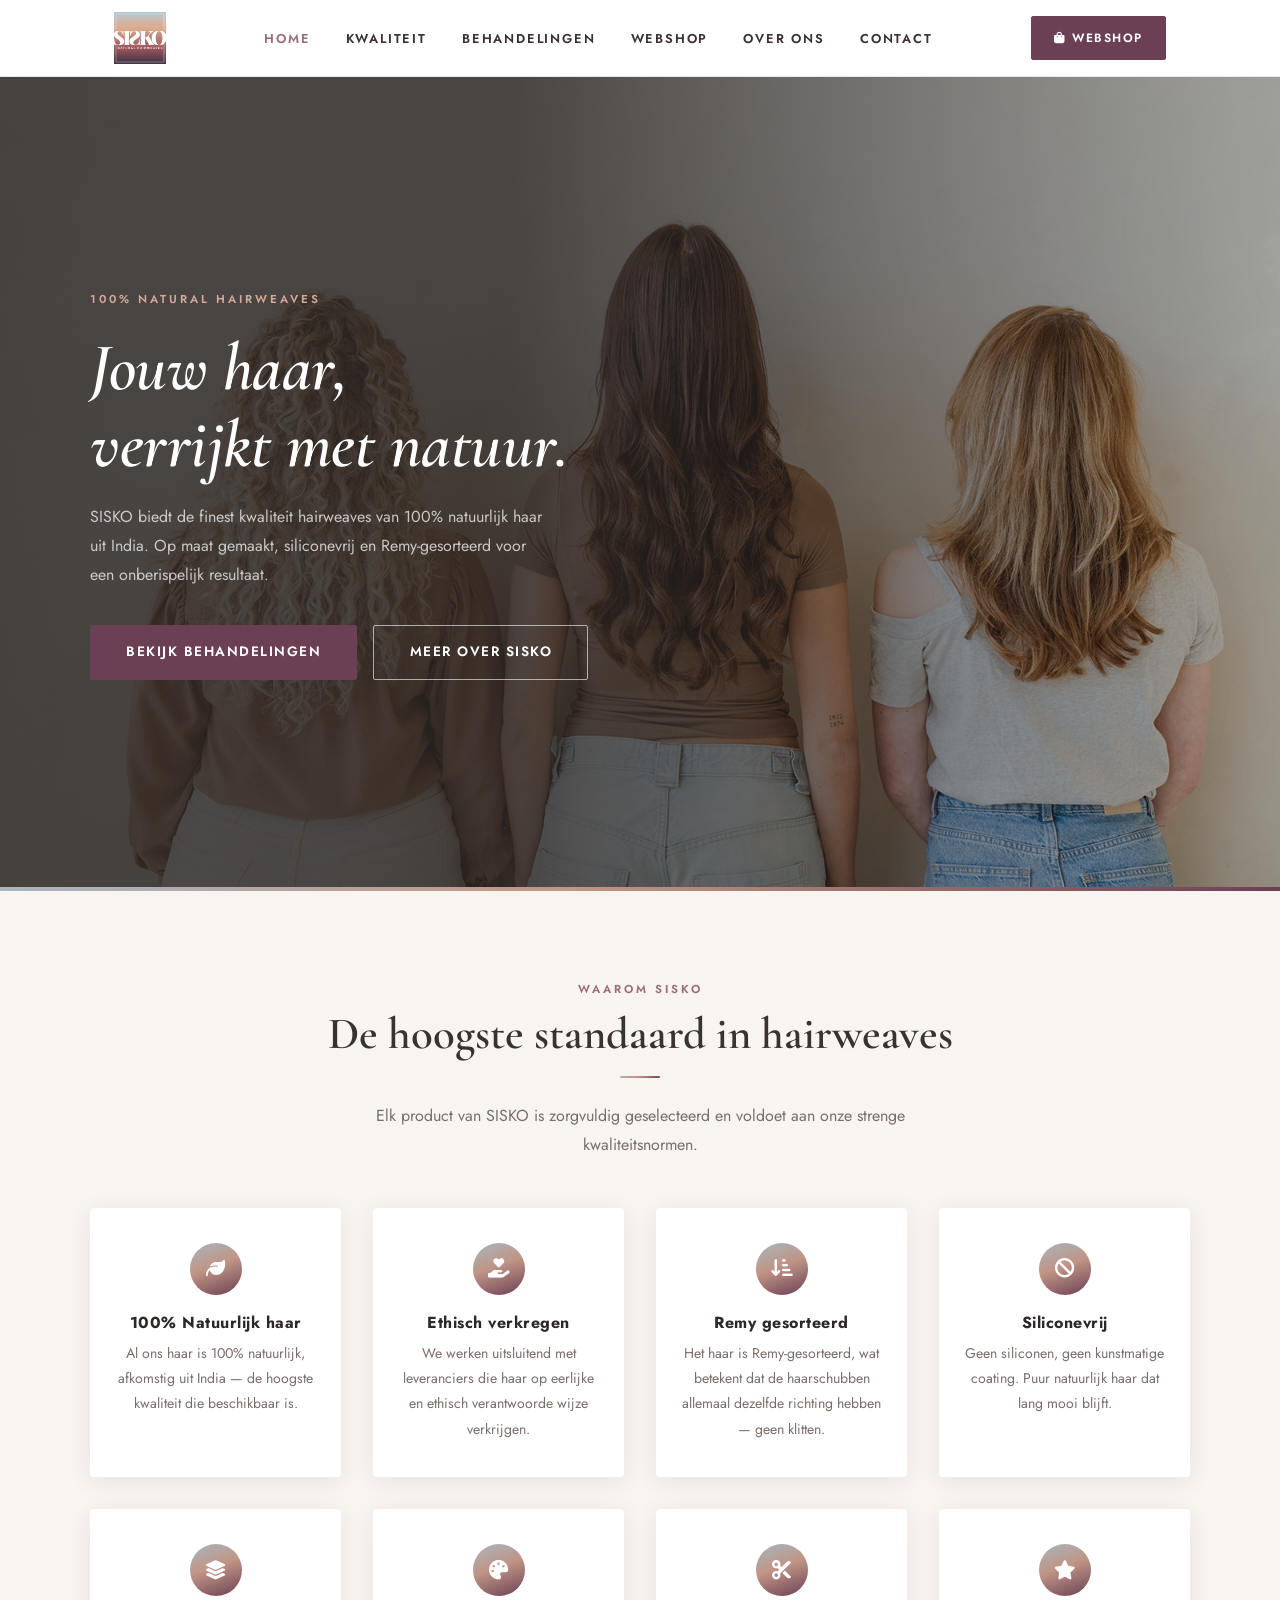
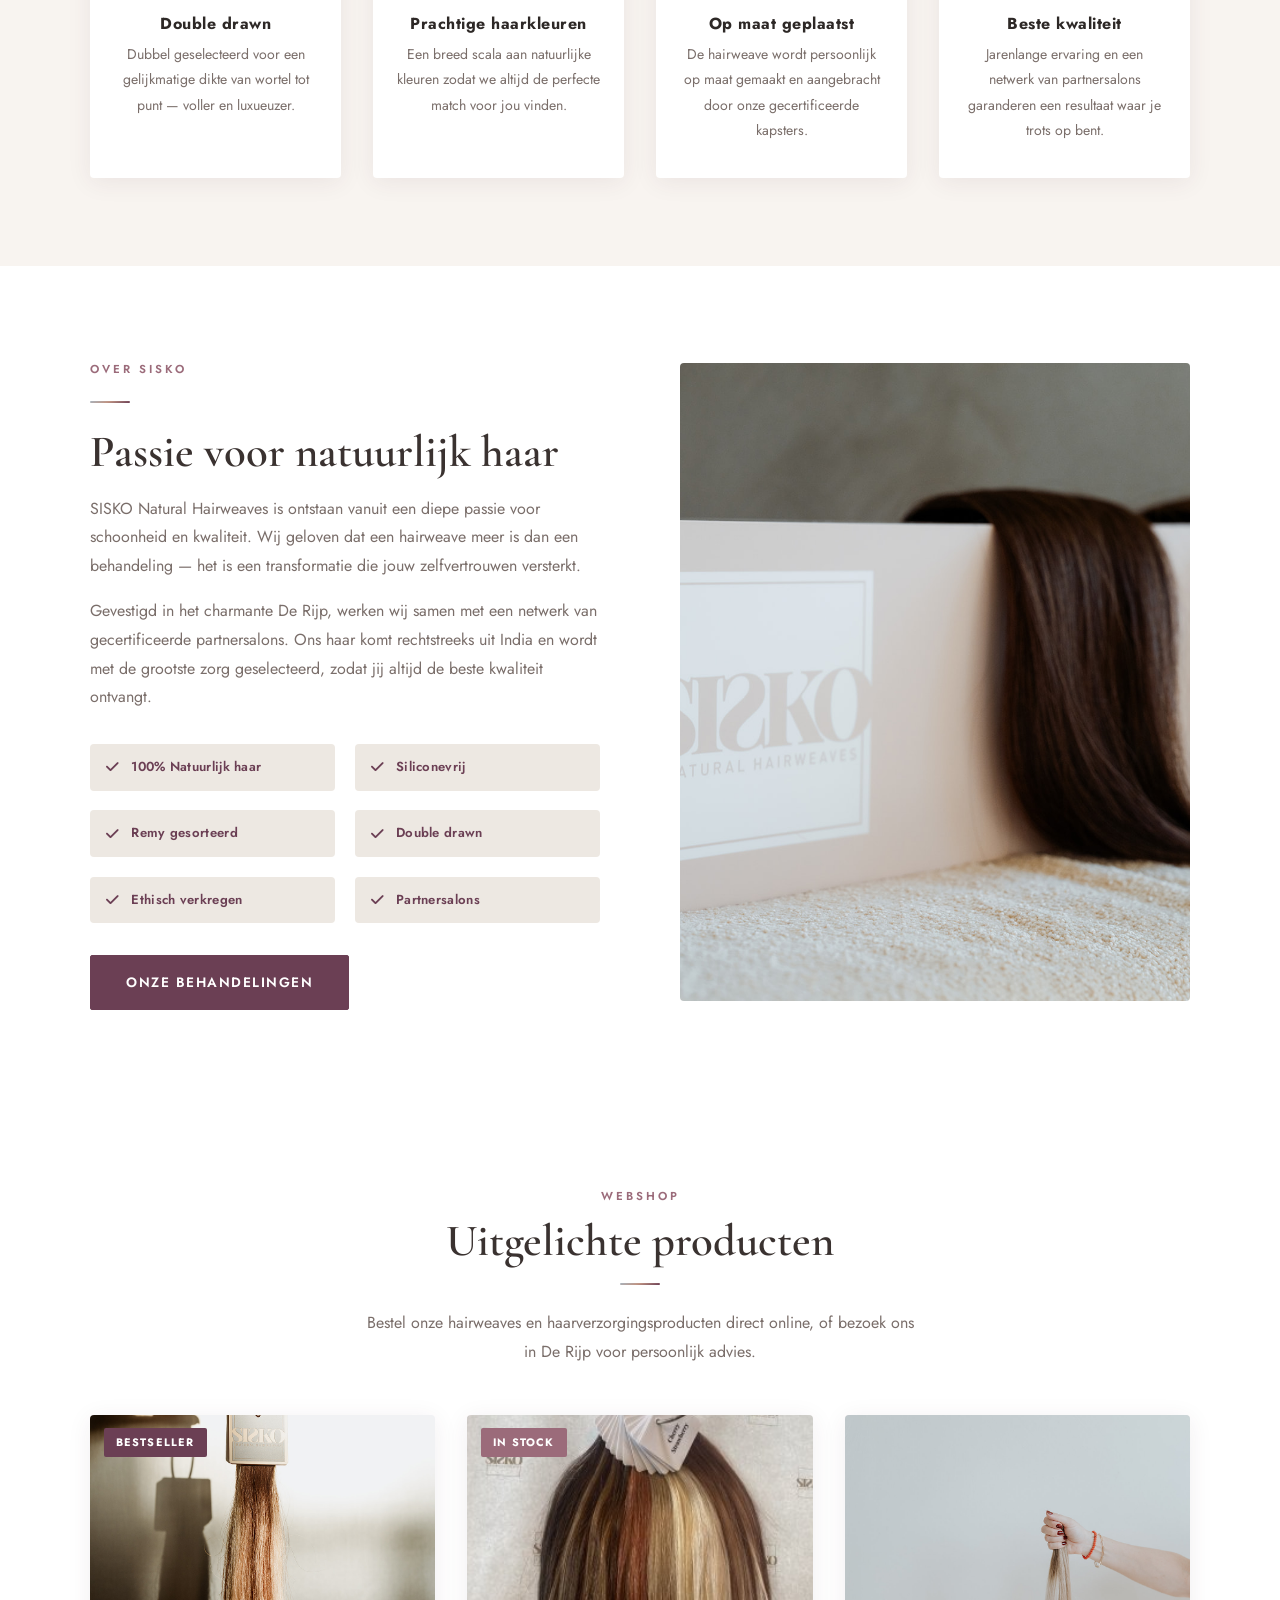
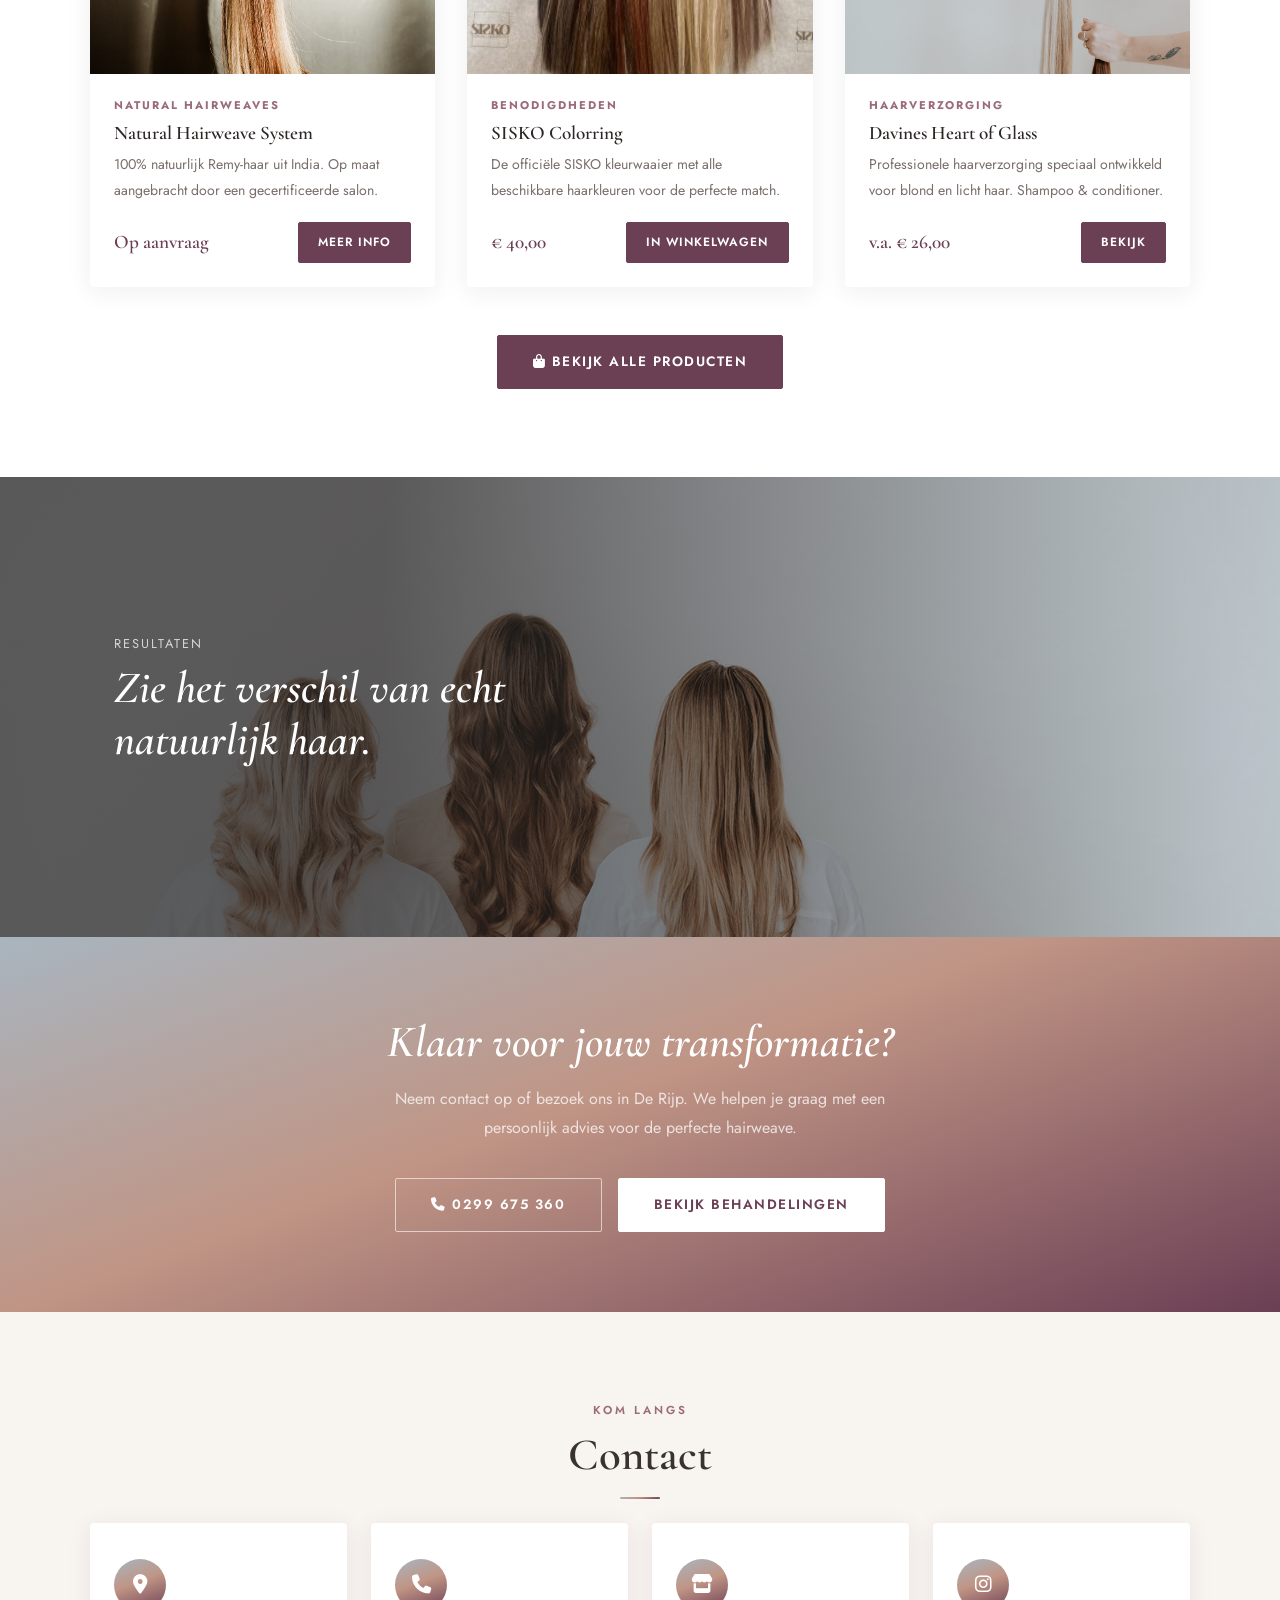
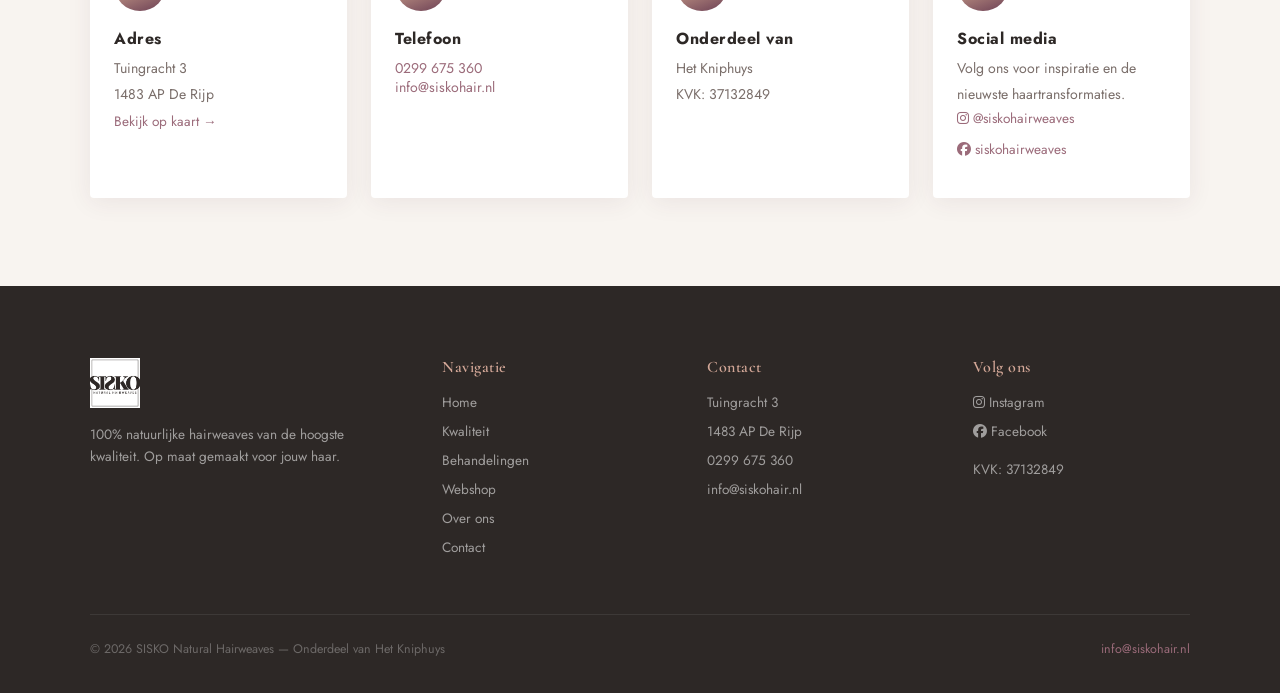
<file: index.html>
<!DOCTYPE html>
<html lang="nl">
<head>
  <meta charset="UTF-8" />
  <meta name="viewport" content="width=device-width, initial-scale=1.0" />
  <title>SISKO Natural Hairweaves — 100% Natuurlijke Haarextensions</title>
  <meta name="description" content="SISKO Natural Hairweaves biedt 100% natuurlijke hairweaves van de hoogste kwaliteit uit India. Remy-gesorteerd, siliconevrij en op maat gemaakt. Gevestigd in De Rijp." />
  <link rel="preconnect" href="https://fonts.googleapis.com" />
  <link rel="preconnect" href="https://fonts.gstatic.com" crossorigin />
  <link href="https://fonts.googleapis.com/css2?family=Cormorant+Garamond:ital,wght@0,400;0,600;1,400;1,600&family=Jost:wght@400;500;600;700&display=swap" rel="stylesheet" />
  <link rel="icon" type="image/png" href="favicon.png" />
  <link rel="apple-touch-icon" href="favicon.png" />
  <link rel="stylesheet" href="https://cdnjs.cloudflare.com/ajax/libs/font-awesome/6.5.1/css/all.min.css" />
  <link rel="stylesheet" href="style.css" />
</head>
<body>

  <!-- ═══════════ HEADER ═══════════ -->
  <header class="site-header">
    <div class="nav-inner">
      <a href="index.html" class="nav-logo">
        <img src="logo.png" alt="SISKO Natural Hairweaves" />
      </a>
      <nav aria-label="Hoofdnavigatie">
        <ul class="nav-links">
          <li><a href="index.html" class="actief">Home</a></li>
          <li><a href="#kwaliteit">Kwaliteit</a></li>
          <li><a href="behandelingen.html">Behandelingen</a></li>
          <li><a href="shop.html">Webshop</a></li>
          <li><a href="#over">Over ons</a></li>
          <li><a href="#contact">Contact</a></li>
        </ul>
      </nav>
      <a href="shop.html" class="btn btn-primary" style="font-size:.75rem;padding:.65rem 1.4rem;"><i class="fa-solid fa-bag-shopping"></i> Webshop</a>
    </div>
  </header>

  <!-- ═══════════ HERO ═══════════ -->
  <section class="hero">
    <div class="hero-bg" style="background-image: url('hero.jpg');"></div>
    <div class="hero-overlay"></div>
    <div class="hero-content">
      <span class="hero-eyebrow">100% Natural Hairweaves</span>
      <h1>Jouw haar,<br>verrijkt met natuur.</h1>
      <p>SISKO biedt de finest kwaliteit hairweaves van 100% natuurlijk haar uit India. Op maat gemaakt, siliconevrij en Remy-gesorteerd voor een onberispelijk resultaat.</p>
      <div class="hero-knoppen">
        <a href="behandelingen.html" class="btn btn-primary">Bekijk behandelingen</a>
        <a href="#over" class="btn btn-outline">Meer over SISKO</a>
      </div>
    </div>
  </section>

  <div class="gradient-bar"></div>

  <!-- ═══════════ KWALITEITSKENMERKEN ═══════════ -->
  <section class="sectie sectie-creme" id="kwaliteit">
    <div class="container">
      <span class="sectie-label" style="display:block;text-align:center;">Waarom SISKO</span>
      <h2 class="sectie-titel">De hoogste standaard in hairweaves</h2>
      <div class="divider"></div>
      <p class="sectie-ondertitel">Elk product van SISKO is zorgvuldig geselecteerd en voldoet aan onze strenge kwaliteitsnormen.</p>
      <div class="kenmerken-grid">
        <div class="kenmerk">
          <div class="kenmerk-icoon"><i class="fa-solid fa-leaf"></i></div>
          <h3>100% Natuurlijk haar</h3>
          <p>Al ons haar is 100% natuurlijk, afkomstig uit India — de hoogste kwaliteit die beschikbaar is.</p>
        </div>
        <div class="kenmerk">
          <div class="kenmerk-icoon"><i class="fa-solid fa-hand-holding-heart"></i></div>
          <h3>Ethisch verkregen</h3>
          <p>We werken uitsluitend met leveranciers die haar op eerlijke en ethisch verantwoorde wijze verkrijgen.</p>
        </div>
        <div class="kenmerk">
          <div class="kenmerk-icoon"><i class="fa-solid fa-arrow-down-short-wide"></i></div>
          <h3>Remy gesorteerd</h3>
          <p>Het haar is Remy-gesorteerd, wat betekent dat de haarschubben allemaal dezelfde richting hebben — geen klitten.</p>
        </div>
        <div class="kenmerk">
          <div class="kenmerk-icoon"><i class="fa-solid fa-ban"></i></div>
          <h3>Siliconevrij</h3>
          <p>Geen siliconen, geen kunstmatige coating. Puur natuurlijk haar dat lang mooi blijft.</p>
        </div>
        <div class="kenmerk">
          <div class="kenmerk-icoon"><i class="fa-solid fa-layer-group"></i></div>
          <h3>Double drawn</h3>
          <p>Dubbel geselecteerd voor een gelijkmatige dikte van wortel tot punt — voller en luxueuzer.</p>
        </div>
        <div class="kenmerk">
          <div class="kenmerk-icoon"><i class="fa-solid fa-palette"></i></div>
          <h3>Prachtige haarkleuren</h3>
          <p>Een breed scala aan natuurlijke kleuren zodat we altijd de perfecte match voor jou vinden.</p>
        </div>
        <div class="kenmerk">
          <div class="kenmerk-icoon"><i class="fa-solid fa-scissors"></i></div>
          <h3>Op maat geplaatst</h3>
          <p>De hairweave wordt persoonlijk op maat gemaakt en aangebracht door onze gecertificeerde kapsters.</p>
        </div>
        <div class="kenmerk">
          <div class="kenmerk-icoon"><i class="fa-solid fa-star"></i></div>
          <h3>Beste kwaliteit</h3>
          <p>Jarenlange ervaring en een netwerk van partnersalons garanderen een resultaat waar je trots op bent.</p>
        </div>
      </div>
    </div>
  </section>

  <!-- ═══════════ OVER ONS ═══════════ -->
  <section class="sectie" id="over">
    <div class="container over-grid">
      <div>
        <span class="sectie-label">Over SISKO</span>
        <div class="divider divider-links"></div>
        <h2>Passie voor natuurlijk haar</h2>
        <p>SISKO Natural Hairweaves is ontstaan vanuit een diepe passie voor schoonheid en kwaliteit. Wij geloven dat een hairweave meer is dan een behandeling — het is een transformatie die jouw zelfvertrouwen versterkt.</p>
        <p>Gevestigd in het charmante De Rijp, werken wij samen met een netwerk van gecertificeerde partnersalons. Ons haar komt rechtstreeks uit India en wordt met de grootste zorg geselecteerd, zodat jij altijd de beste kwaliteit ontvangt.</p>
        <div class="badges-grid">
          <div class="badge"><i class="fa-solid fa-check"></i> 100% Natuurlijk haar</div>
          <div class="badge"><i class="fa-solid fa-check"></i> Siliconevrij</div>
          <div class="badge"><i class="fa-solid fa-check"></i> Remy gesorteerd</div>
          <div class="badge"><i class="fa-solid fa-check"></i> Double drawn</div>
          <div class="badge"><i class="fa-solid fa-check"></i> Ethisch verkregen</div>
          <div class="badge"><i class="fa-solid fa-check"></i> Partnersalons</div>
        </div>
        <div style="margin-top:2rem;">
          <a href="behandelingen.html" class="btn btn-primary">Onze behandelingen</a>
        </div>
      </div>
      <div class="over-foto">
        <img src="product.jpg" alt="SISKO Natural Hairweaves product" />
      </div>
    </div>
  </section>

  <!-- ═══════════ SHOP PREVIEW ═══════════ -->
  <section class="sectie" id="shop">
    <div class="container">
      <span class="sectie-label" style="display:block;text-align:center;">Webshop</span>
      <h2 class="sectie-titel">Uitgelichte producten</h2>
      <div class="divider"></div>
      <p class="sectie-ondertitel">Bestel onze hairweaves en haarverzorgingsproducten direct online, of bezoek ons in De Rijp voor persoonlijk advies.</p>
      <div class="shop-preview-grid">

        <div class="product-kaart">
          <div class="product-afbeelding">
            <img src="colorring.jpg" alt="SISKO Natural Hairweave" />
            <span class="product-badge">Bestseller</span>
          </div>
          <div class="product-info">
            <span class="product-categorie">Natural Hairweaves</span>
            <h3>Natural Hairweave System</h3>
            <p>100% natuurlijk Remy-haar uit India. Op maat aangebracht door een gecertificeerde salon.</p>
            <div class="product-footer">
              <span class="product-prijs">Op aanvraag</span>
              <a href="behandelingen.html" class="btn-product">Meer info</a>
            </div>
          </div>
        </div>

        <div class="product-kaart">
          <div class="product-afbeelding">
            <img src="colorring-swatch.jpg" alt="SISKO Colorring" />
            <span class="product-badge product-badge-nieuw">In stock</span>
          </div>
          <div class="product-info">
            <span class="product-categorie">Benodigdheden</span>
            <h3>SISKO Colorring</h3>
            <p>De officiële SISKO kleurwaaier met alle beschikbare haarkleuren voor de perfecte match.</p>
            <div class="product-footer">
              <span class="product-prijs">€ 40,00</span>
              <a href="shop.html" class="btn-product">In winkelwagen</a>
            </div>
          </div>
        </div>

        <div class="product-kaart">
          <div class="product-afbeelding">
            <img src="extensions.jpg" alt="SISKO Hair Extensions" style="object-position:center 20%;" />
          </div>
          <div class="product-info">
            <span class="product-categorie">Haarverzorging</span>
            <h3>Davines Heart of Glass</h3>
            <p>Professionele haarverzorging speciaal ontwikkeld voor blond en licht haar. Shampoo &amp; conditioner.</p>
            <div class="product-footer">
              <span class="product-prijs">v.a. € 26,00</span>
              <a href="shop.html" class="btn-product">Bekijk</a>
            </div>
          </div>
        </div>

      </div>
      <div style="text-align:center;margin-top:3rem;">
        <a href="shop.html" class="btn btn-primary"><i class="fa-solid fa-bag-shopping"></i> Bekijk alle producten</a>
      </div>
    </div>
  </section>

  <!-- ═══════════ MODELLEN FOTO ═══════════ -->
  <section style="position:relative;overflow:hidden;height:460px;">
    <img src="modellen.jpg" alt="SISKO Natural Hairweaves modellen"
         style="width:100%;height:100%;object-fit:cover;object-position:center 30%;" />
    <div style="position:absolute;inset:0;background:linear-gradient(to right, rgba(45,40,38,.7) 30%, transparent);display:flex;align-items:center;">
      <div style="max-width:1100px;margin:0 auto;padding:0 1.5rem;width:100%;">
        <p style="color:rgba(255,255,255,.75);font-size:.8rem;letter-spacing:2px;text-transform:uppercase;margin-bottom:.5rem;">Resultaten</p>
        <h2 style="color:#fff;font-style:italic;max-width:420px;">Zie het verschil van echt natuurlijk haar.</h2>
      </div>
    </div>
  </section>

  <!-- ═══════════ CTA BANNER ═══════════ -->
  <section class="cta-banner">
    <div class="container">
      <h2>Klaar voor jouw transformatie?</h2>
      <p>Neem contact op of bezoek ons in De Rijp. We helpen je graag met een persoonlijk advies voor de perfecte hairweave.</p>
      <div class="cta-knoppen">
        <a href="tel:0299675360" class="btn btn-outline"><i class="fa-solid fa-phone"></i> 0299 675 360</a>
        <a href="behandelingen.html" class="btn" style="background:var(--kleur-wit);color:var(--kleur-mauve);border:1.5px solid var(--kleur-wit);font-size:.85rem;letter-spacing:1.5px;text-transform:uppercase;font-weight:600;padding:.9rem 2.2rem;border-radius:2px;">Bekijk behandelingen</a>
      </div>
    </div>
  </section>

  <!-- ═══════════ CONTACT ═══════════ -->
  <section class="sectie sectie-creme" id="contact">
    <div class="container">
      <span class="sectie-label" style="display:block;text-align:center;">Kom langs</span>
      <h2 class="sectie-titel">Contact</h2>
      <div class="divider"></div>
      <div style="display:grid;grid-template-columns:repeat(auto-fit,minmax(220px,1fr));gap:1.5rem;margin-top:1rem;">
        <div class="kenmerk" style="text-align:left;">
          <div class="kenmerk-icoon" style="margin-left:0;"><i class="fa-solid fa-location-dot"></i></div>
          <h3>Adres</h3>
          <p>Tuingracht 3<br>1483 AP De Rijp</p>
          <a href="https://maps.google.com/?q=Tuingracht+3+De+Rijp" target="_blank" rel="noopener" style="font-size:.85rem;">Bekijk op kaart →</a>
        </div>
        <div class="kenmerk" style="text-align:left;">
          <div class="kenmerk-icoon" style="margin-left:0;"><i class="fa-solid fa-phone"></i></div>
          <h3>Telefoon</h3>
          <p><a href="tel:0299675360">0299 675 360</a></p>
          <p style="margin-top:-.4rem;"><a href="mailto:info@siskohair.nl">info@siskohair.nl</a></p>
        </div>
        <div class="kenmerk" style="text-align:left;">
          <div class="kenmerk-icoon" style="margin-left:0;"><i class="fa-solid fa-store"></i></div>
          <h3>Onderdeel van</h3>
          <p>Het Kniphuys<br>KVK: 37132849</p>
        </div>
        <div class="kenmerk" style="text-align:left;">
          <div class="kenmerk-icoon" style="margin-left:0;"><i class="fa-brands fa-instagram"></i></div>
          <h3>Social media</h3>
          <p>Volg ons voor inspiratie en de nieuwste haartransformaties.</p>
          <a href="https://www.instagram.com/siskohairweaves" target="_blank" rel="noopener" style="font-size:.85rem;display:block;margin-bottom:.25rem;">
            <i class="fa-brands fa-instagram"></i> @siskohairweaves
          </a>
          <a href="https://www.facebook.com/siskohairweaves" target="_blank" rel="noopener" style="font-size:.85rem;">
            <i class="fa-brands fa-facebook"></i> siskohairweaves
          </a>
        </div>
      </div>
    </div>
  </section>

  <!-- ═══════════ FOOTER ═══════════ -->
  <footer class="site-footer">
    <div class="footer-inner">
      <div class="footer-kolom">
        <img src="logo.png" alt="SISKO Natural Hairweaves" class="footer-logo" />
        <p>100% natuurlijke hairweaves van de hoogste kwaliteit. Op maat gemaakt voor jouw haar.</p>
      </div>
      <div class="footer-kolom">
        <h4>Navigatie</h4>
        <ul>
          <li><a href="index.html">Home</a></li>
          <li><a href="#kwaliteit">Kwaliteit</a></li>
          <li><a href="behandelingen.html">Behandelingen</a></li>
          <li><a href="shop.html">Webshop</a></li>
          <li><a href="#over">Over ons</a></li>
          <li><a href="#contact">Contact</a></li>
        </ul>
      </div>
      <div class="footer-kolom">
        <h4>Contact</h4>
        <ul>
          <li>Tuingracht 3</li>
          <li>1483 AP De Rijp</li>
          <li><a href="tel:0299675360">0299 675 360</a></li>
          <li><a href="mailto:info@siskohair.nl">info@siskohair.nl</a></li>
        </ul>
      </div>
      <div class="footer-kolom">
        <h4>Volg ons</h4>
        <ul>
          <li><a href="https://www.instagram.com/siskohairweaves" target="_blank" rel="noopener"><i class="fa-brands fa-instagram"></i> Instagram</a></li>
          <li><a href="https://www.facebook.com/siskohairweaves" target="_blank" rel="noopener"><i class="fa-brands fa-facebook"></i> Facebook</a></li>
        </ul>
        <p style="margin-top:1rem;">KVK: 37132849</p>
      </div>
    </div>
    <div class="footer-bottom">
      <span>&copy; 2026 SISKO Natural Hairweaves — Onderdeel van Het Kniphuys</span>
      <span><a href="mailto:info@siskohair.nl">info@siskohair.nl</a></span>
    </div>
  </footer>

</body>
</html>
</file>
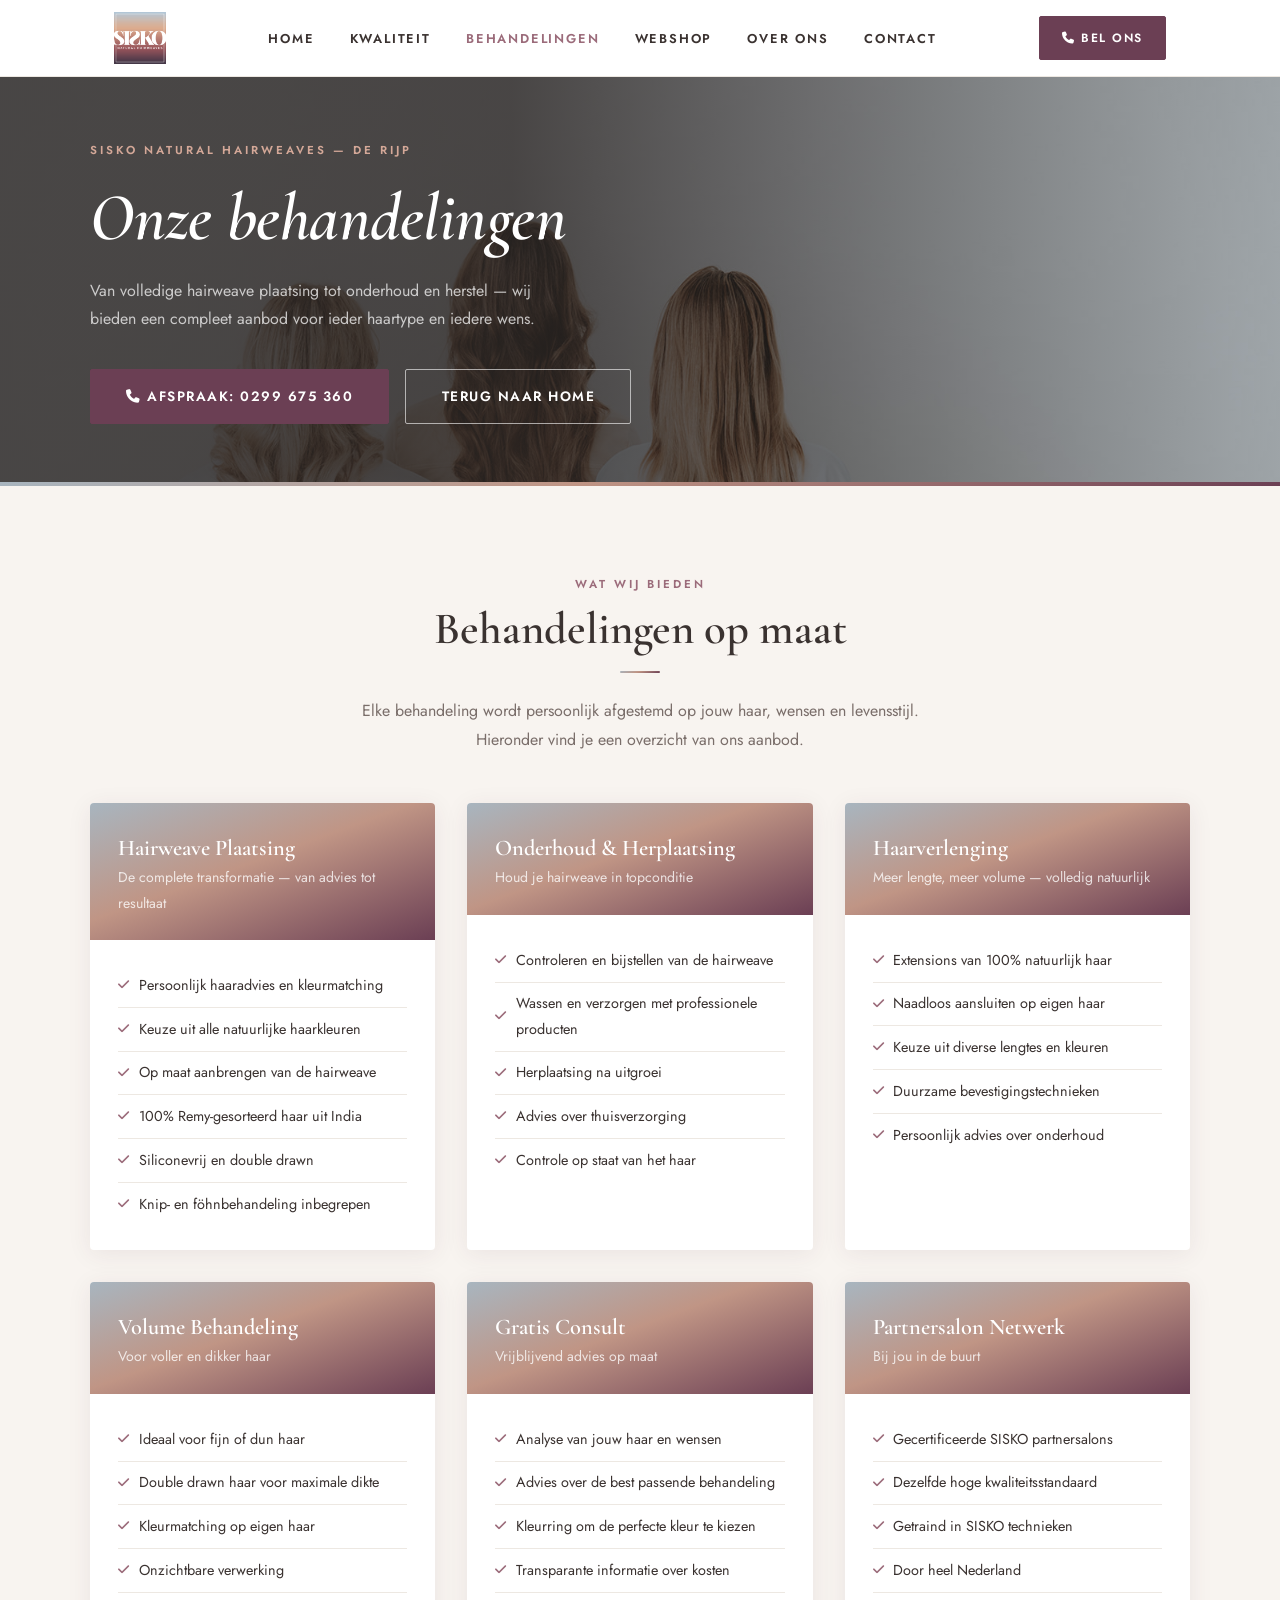
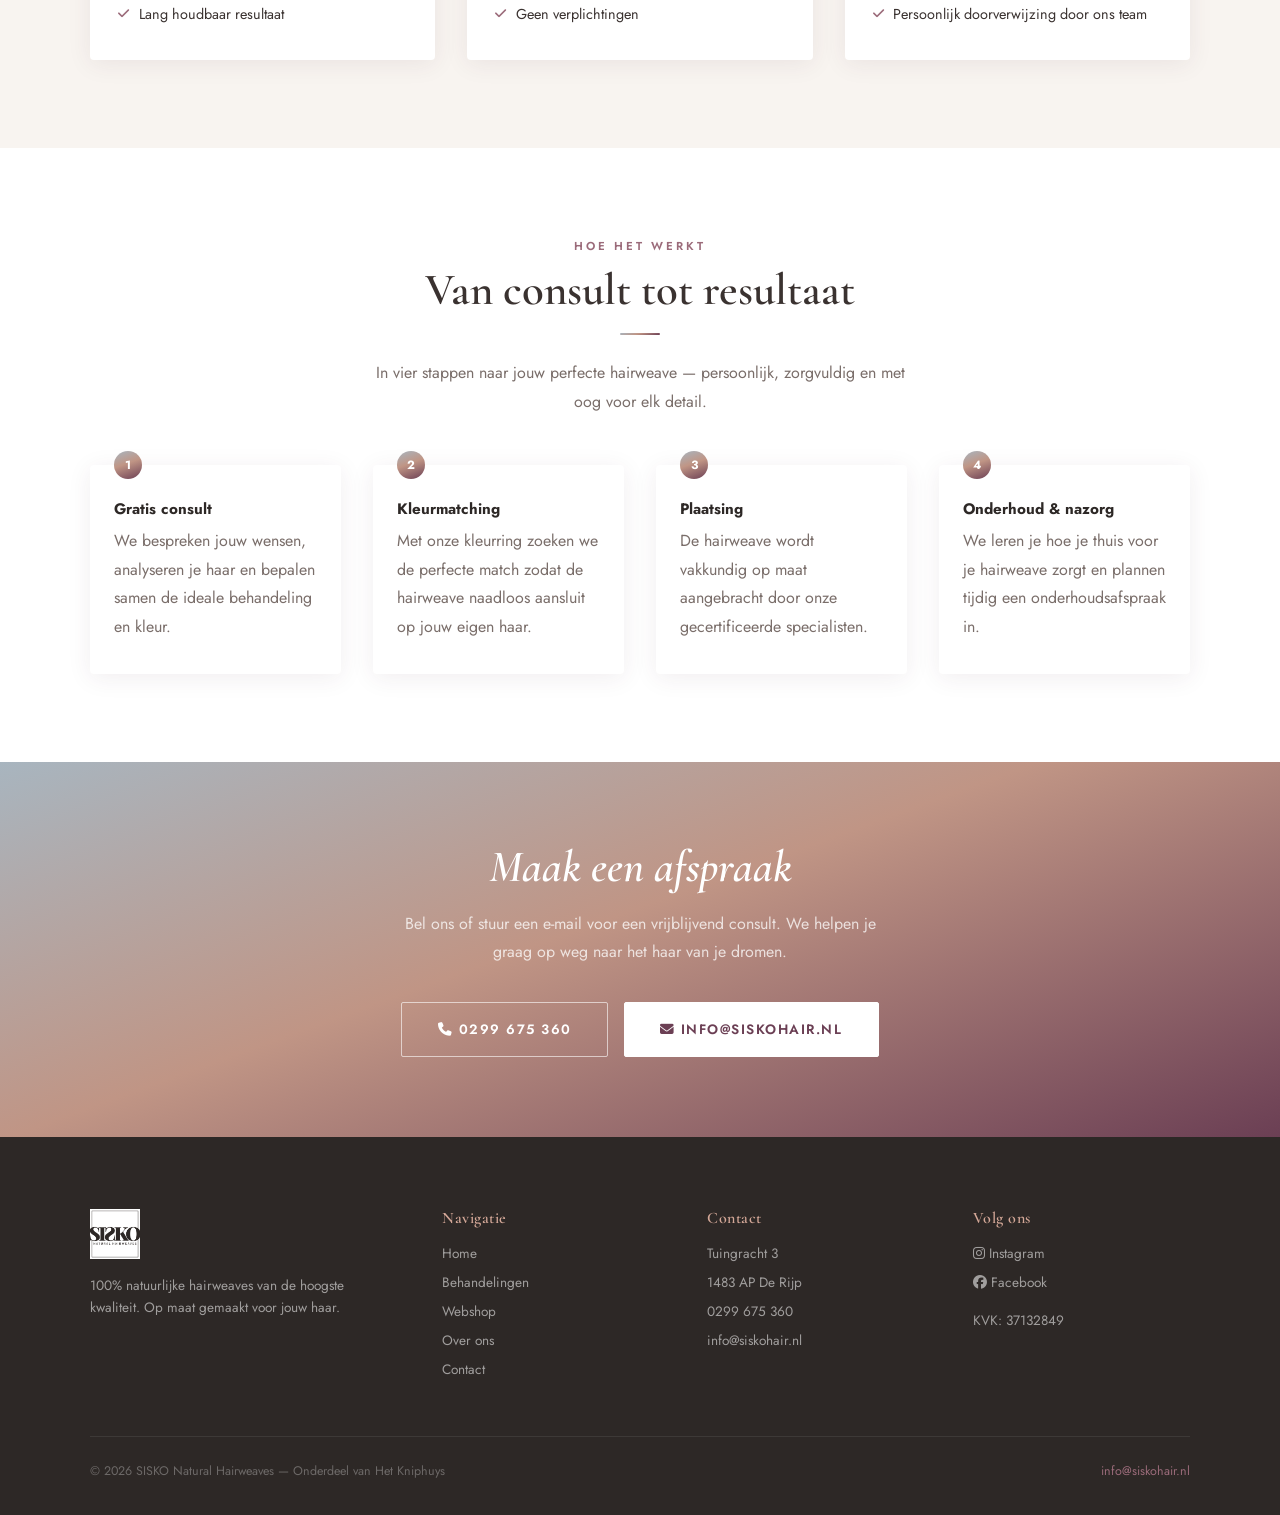
<file: behandelingen.html>
<!DOCTYPE html>
<html lang="nl">
<head>
  <meta charset="UTF-8" />
  <meta name="viewport" content="width=device-width, initial-scale=1.0" />
  <title>Hairweave Behandelingen — SISKO Natural Hairweaves De Rijp</title>
  <meta name="description" content="Ontdek alle hairweave behandelingen van SISKO Natural Hairweaves in De Rijp. Van plaatsing tot onderhoud — 100% natuurlijk haar op maat. Bel 0299 675 360." />
  <link rel="preconnect" href="https://fonts.googleapis.com" />
  <link rel="preconnect" href="https://fonts.gstatic.com" crossorigin />
  <link href="https://fonts.googleapis.com/css2?family=Cormorant+Garamond:ital,wght@0,400;0,600;1,400;1,600&family=Jost:wght@400;500;600;700&display=swap" rel="stylesheet" />
  <link rel="icon" type="image/png" href="favicon.png" />
  <link rel="apple-touch-icon" href="favicon.png" />
  <link rel="stylesheet" href="https://cdnjs.cloudflare.com/ajax/libs/font-awesome/6.5.1/css/all.min.css" />
  <link rel="stylesheet" href="style.css" />
</head>
<body>

  <!-- ═══════════ HEADER ═══════════ -->
  <header class="site-header">
    <div class="nav-inner">
      <a href="index.html" class="nav-logo">
        <img src="logo.png" alt="SISKO Natural Hairweaves" />
      </a>
      <nav aria-label="Hoofdnavigatie">
        <ul class="nav-links">
          <li><a href="index.html">Home</a></li>
          <li><a href="index.html#kwaliteit">Kwaliteit</a></li>
          <li><a href="behandelingen.html" class="actief">Behandelingen</a></li>
          <li><a href="shop.html">Webshop</a></li>
          <li><a href="index.html#over">Over ons</a></li>
          <li><a href="index.html#contact">Contact</a></li>
        </ul>
      </nav>
      <a href="tel:0299675360" class="btn btn-primary" style="font-size:.75rem;padding:.65rem 1.4rem;"><i class="fa-solid fa-phone"></i> Bel ons</a>
    </div>
  </header>

  <!-- ═══════════ HERO ═══════════ -->
  <section class="hero sub-hero">
    <div class="hero-bg" style="background-image: url('modellen.jpg'); background-position: center 25%;"></div>
    <div class="hero-overlay"></div>
    <div class="hero-content">
      <span class="hero-eyebrow">SISKO Natural Hairweaves — De Rijp</span>
      <h1>Onze behandelingen</h1>
      <p>Van volledige hairweave plaatsing tot onderhoud en herstel — wij bieden een compleet aanbod voor ieder haartype en iedere wens.</p>
      <div class="hero-knoppen">
        <a href="tel:0299675360" class="btn btn-primary"><i class="fa-solid fa-phone"></i> Afspraak: 0299 675 360</a>
        <a href="index.html" class="btn btn-outline">Terug naar home</a>
      </div>
    </div>
  </section>

  <div class="gradient-bar"></div>

  <!-- ═══════════ BEHANDELINGEN ═══════════ -->
  <section class="sectie sectie-creme">
    <div class="container">
      <span class="sectie-label" style="display:block;text-align:center;">Wat wij bieden</span>
      <h2 class="sectie-titel">Behandelingen op maat</h2>
      <div class="divider"></div>
      <p class="sectie-ondertitel">Elke behandeling wordt persoonlijk afgestemd op jouw haar, wensen en levensstijl. Hieronder vind je een overzicht van ons aanbod.</p>

      <div class="behandelingen-grid">

        <!-- HAIRWEAVE PLAATSING -->
        <div class="behandeling-kaart">
          <div class="behandeling-header">
            <h3>Hairweave Plaatsing</h3>
            <p>De complete transformatie — van advies tot resultaat</p>
          </div>
          <div class="behandeling-body">
            <ul>
              <li><i class="fa-solid fa-check"></i> Persoonlijk haaradvies en kleurmatching</li>
              <li><i class="fa-solid fa-check"></i> Keuze uit alle natuurlijke haarkleuren</li>
              <li><i class="fa-solid fa-check"></i> Op maat aanbrengen van de hairweave</li>
              <li><i class="fa-solid fa-check"></i> 100% Remy-gesorteerd haar uit India</li>
              <li><i class="fa-solid fa-check"></i> Siliconevrij en double drawn</li>
              <li><i class="fa-solid fa-check"></i> Knip- en föhnbehandeling inbegrepen</li>
            </ul>
          </div>
        </div>

        <!-- ONDERHOUD -->
        <div class="behandeling-kaart">
          <div class="behandeling-header">
            <h3>Onderhoud &amp; Herplaatsing</h3>
            <p>Houd je hairweave in topconditie</p>
          </div>
          <div class="behandeling-body">
            <ul>
              <li><i class="fa-solid fa-check"></i> Controleren en bijstellen van de hairweave</li>
              <li><i class="fa-solid fa-check"></i> Wassen en verzorgen met professionele producten</li>
              <li><i class="fa-solid fa-check"></i> Herplaatsing na uitgroei</li>
              <li><i class="fa-solid fa-check"></i> Advies over thuisverzorging</li>
              <li><i class="fa-solid fa-check"></i> Controle op staat van het haar</li>
            </ul>
          </div>
        </div>

        <!-- HAARVERLENGING -->
        <div class="behandeling-kaart">
          <div class="behandeling-header">
            <h3>Haarverlenging</h3>
            <p>Meer lengte, meer volume — volledig natuurlijk</p>
          </div>
          <div class="behandeling-body">
            <ul>
              <li><i class="fa-solid fa-check"></i> Extensions van 100% natuurlijk haar</li>
              <li><i class="fa-solid fa-check"></i> Naadloos aansluiten op eigen haar</li>
              <li><i class="fa-solid fa-check"></i> Keuze uit diverse lengtes en kleuren</li>
              <li><i class="fa-solid fa-check"></i> Duurzame bevestigingstechnieken</li>
              <li><i class="fa-solid fa-check"></i> Persoonlijk advies over onderhoud</li>
            </ul>
          </div>
        </div>

        <!-- VOLUME BEHANDELING -->
        <div class="behandeling-kaart">
          <div class="behandeling-header">
            <h3>Volume Behandeling</h3>
            <p>Voor voller en dikker haar</p>
          </div>
          <div class="behandeling-body">
            <ul>
              <li><i class="fa-solid fa-check"></i> Ideaal voor fijn of dun haar</li>
              <li><i class="fa-solid fa-check"></i> Double drawn haar voor maximale dikte</li>
              <li><i class="fa-solid fa-check"></i> Kleurmatching op eigen haar</li>
              <li><i class="fa-solid fa-check"></i> Onzichtbare verwerking</li>
              <li><i class="fa-solid fa-check"></i> Lang houdbaar resultaat</li>
            </ul>
          </div>
        </div>

        <!-- CONSULT -->
        <div class="behandeling-kaart">
          <div class="behandeling-header">
            <h3>Gratis Consult</h3>
            <p>Vrijblijvend advies op maat</p>
          </div>
          <div class="behandeling-body">
            <ul>
              <li><i class="fa-solid fa-check"></i> Analyse van jouw haar en wensen</li>
              <li><i class="fa-solid fa-check"></i> Advies over de best passende behandeling</li>
              <li><i class="fa-solid fa-check"></i> Kleurring om de perfecte kleur te kiezen</li>
              <li><i class="fa-solid fa-check"></i> Transparante informatie over kosten</li>
              <li><i class="fa-solid fa-check"></i> Geen verplichtingen</li>
            </ul>
          </div>
        </div>

        <!-- PARTNERSALON -->
        <div class="behandeling-kaart">
          <div class="behandeling-header">
            <h3>Partnersalon Netwerk</h3>
            <p>Bij jou in de buurt</p>
          </div>
          <div class="behandeling-body">
            <ul>
              <li><i class="fa-solid fa-check"></i> Gecertificeerde SISKO partnersalons</li>
              <li><i class="fa-solid fa-check"></i> Dezelfde hoge kwaliteitsstandaard</li>
              <li><i class="fa-solid fa-check"></i> Getraind in SISKO technieken</li>
              <li><i class="fa-solid fa-check"></i> Door heel Nederland</li>
              <li><i class="fa-solid fa-check"></i> Persoonlijk doorverwijzing door ons team</li>
            </ul>
          </div>
        </div>

      </div>
    </div>
  </section>

  <!-- ═══════════ HET PROCES ═══════════ -->
  <section class="sectie">
    <div class="container">
      <span class="sectie-label" style="display:block;text-align:center;">Hoe het werkt</span>
      <h2 class="sectie-titel">Van consult tot resultaat</h2>
      <div class="divider"></div>
      <p class="sectie-ondertitel">In vier stappen naar jouw perfecte hairweave — persoonlijk, zorgvuldig en met oog voor elk detail.</p>
      <div class="stappen-grid">
        <div class="stap">
          <h3>Gratis consult</h3>
          <p>We bespreken jouw wensen, analyseren je haar en bepalen samen de ideale behandeling en kleur.</p>
        </div>
        <div class="stap">
          <h3>Kleurmatching</h3>
          <p>Met onze kleurring zoeken we de perfecte match zodat de hairweave naadloos aansluit op jouw eigen haar.</p>
        </div>
        <div class="stap">
          <h3>Plaatsing</h3>
          <p>De hairweave wordt vakkundig op maat aangebracht door onze gecertificeerde specialisten.</p>
        </div>
        <div class="stap">
          <h3>Onderhoud &amp; nazorg</h3>
          <p>We leren je hoe je thuis voor je hairweave zorgt en plannen tijdig een onderhoudsafspraak in.</p>
        </div>
      </div>
    </div>
  </section>

  <!-- ═══════════ CTA ═══════════ -->
  <section class="cta-banner">
    <div class="container">
      <h2>Maak een afspraak</h2>
      <p>Bel ons of stuur een e-mail voor een vrijblijvend consult. We helpen je graag op weg naar het haar van je dromen.</p>
      <div class="cta-knoppen">
        <a href="tel:0299675360" class="btn btn-outline"><i class="fa-solid fa-phone"></i> 0299 675 360</a>
        <a href="mailto:info@siskohair.nl" class="btn" style="background:var(--kleur-wit);color:var(--kleur-mauve);border:1.5px solid var(--kleur-wit);font-size:.85rem;letter-spacing:1.5px;text-transform:uppercase;font-weight:600;padding:.9rem 2.2rem;border-radius:2px;"><i class="fa-solid fa-envelope"></i> info@siskohair.nl</a>
      </div>
    </div>
  </section>

  <!-- ═══════════ FOOTER ═══════════ -->
  <footer class="site-footer">
    <div class="footer-inner">
      <div class="footer-kolom">
        <img src="logo.png" alt="SISKO Natural Hairweaves" class="footer-logo" />
        <p>100% natuurlijke hairweaves van de hoogste kwaliteit. Op maat gemaakt voor jouw haar.</p>
      </div>
      <div class="footer-kolom">
        <h4>Navigatie</h4>
        <ul>
          <li><a href="index.html">Home</a></li>
          <li><a href="behandelingen.html">Behandelingen</a></li>
          <li><a href="shop.html">Webshop</a></li>
          <li><a href="index.html#over">Over ons</a></li>
          <li><a href="index.html#contact">Contact</a></li>
        </ul>
      </div>
      <div class="footer-kolom">
        <h4>Contact</h4>
        <ul>
          <li>Tuingracht 3</li>
          <li>1483 AP De Rijp</li>
          <li><a href="tel:0299675360">0299 675 360</a></li>
          <li><a href="mailto:info@siskohair.nl">info@siskohair.nl</a></li>
        </ul>
      </div>
      <div class="footer-kolom">
        <h4>Volg ons</h4>
        <ul>
          <li><a href="https://www.instagram.com/siskohairweaves" target="_blank" rel="noopener"><i class="fa-brands fa-instagram"></i> Instagram</a></li>
          <li><a href="https://www.facebook.com/siskohairweaves" target="_blank" rel="noopener"><i class="fa-brands fa-facebook"></i> Facebook</a></li>
        </ul>
        <p style="margin-top:1rem;">KVK: 37132849</p>
      </div>
    </div>
    <div class="footer-bottom">
      <span>&copy; 2026 SISKO Natural Hairweaves — Onderdeel van Het Kniphuys</span>
      <span><a href="mailto:info@siskohair.nl">info@siskohair.nl</a></span>
    </div>
  </footer>

</body>
</html>
</file>
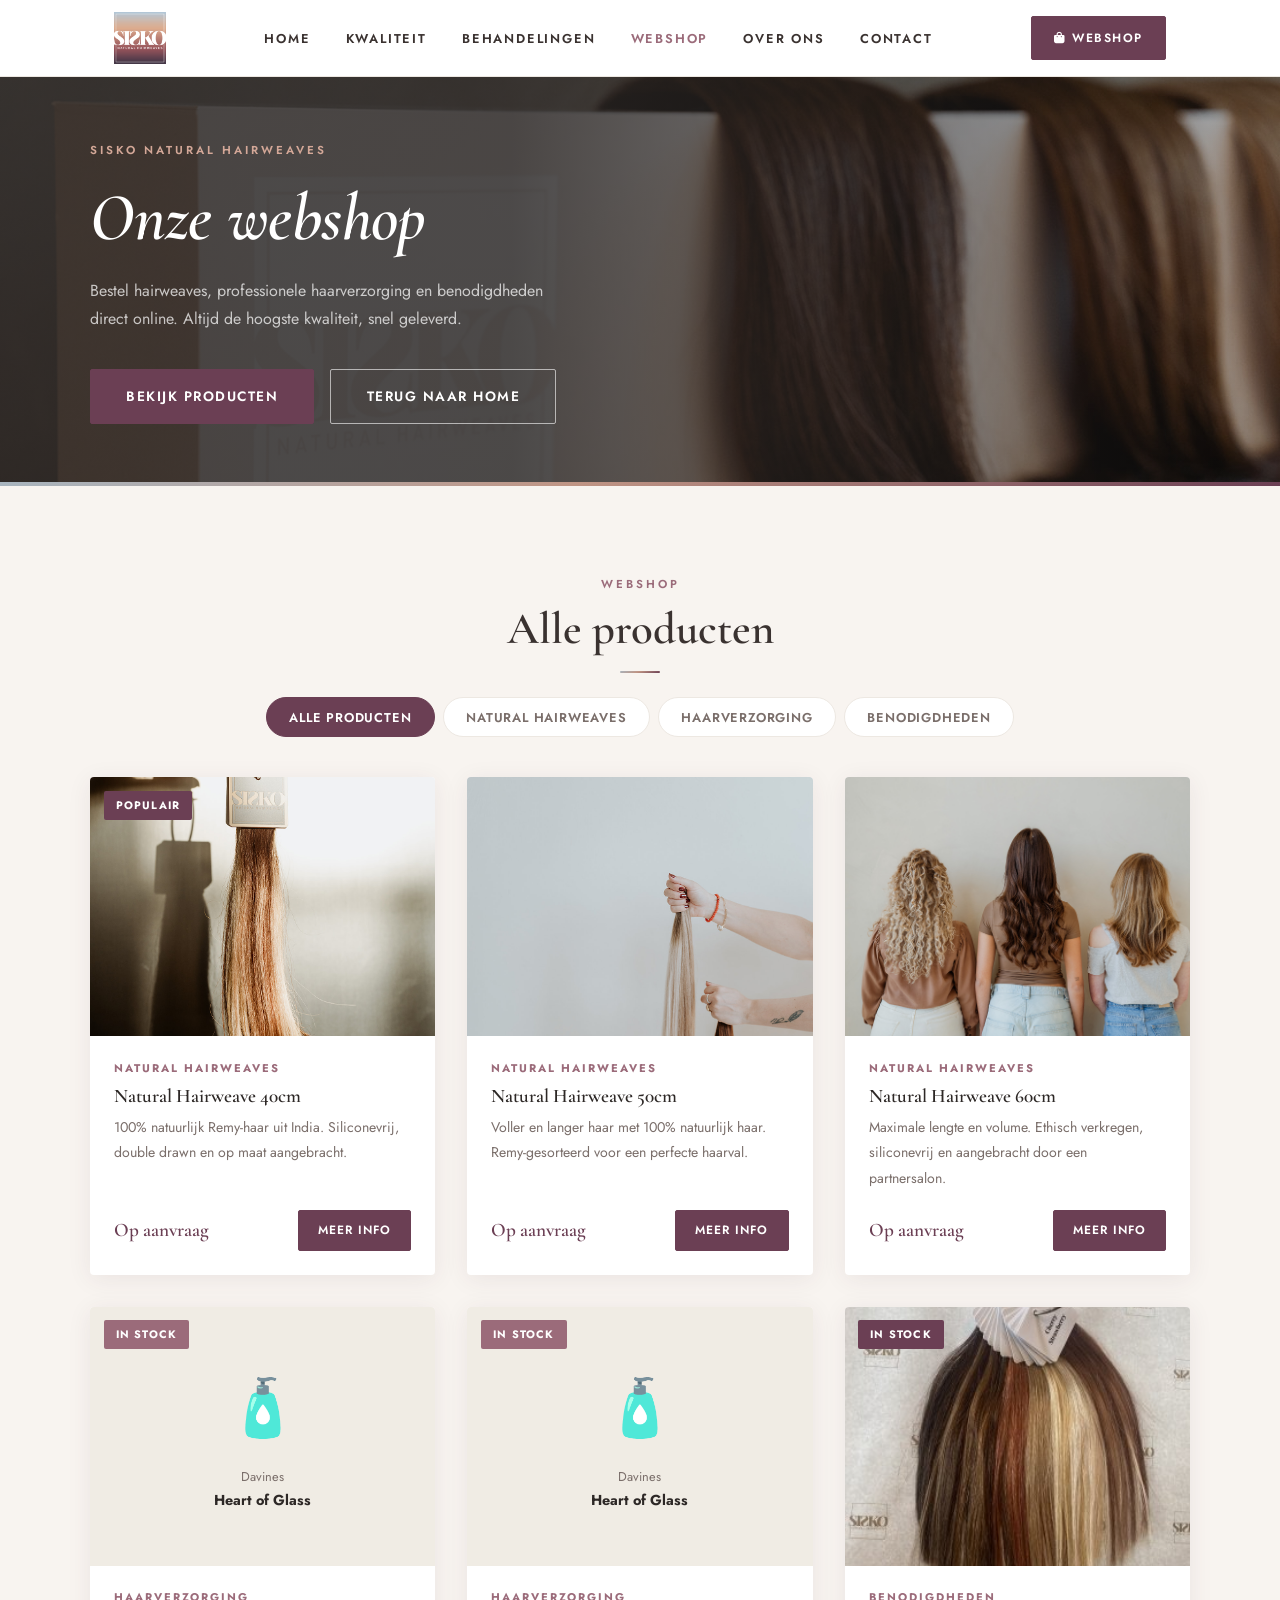
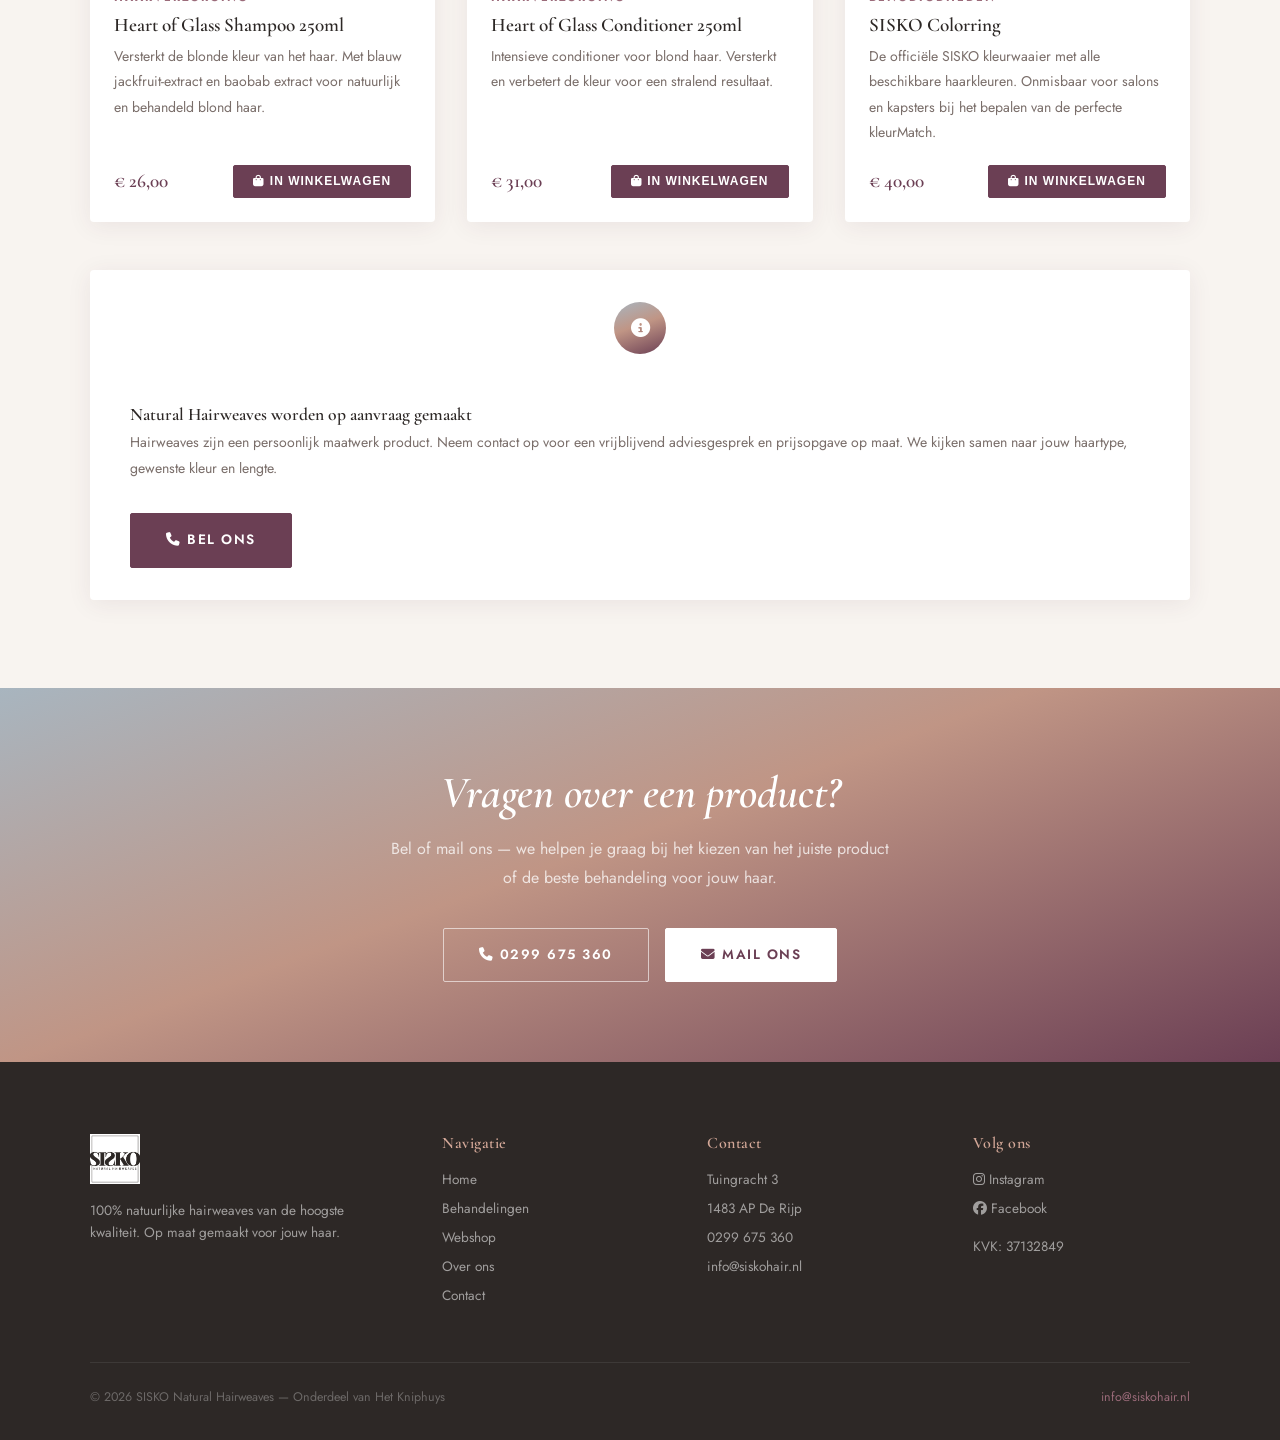
<file: shop.html>
<!DOCTYPE html>
<html lang="nl">
<head>
  <meta charset="UTF-8" />
  <meta name="viewport" content="width=device-width, initial-scale=1.0" />
  <title>Webshop — SISKO Natural Hairweaves</title>
  <meta name="description" content="Bestel 100% natuurlijke hairweaves, haarverzorging en benodigdheden in de webshop van SISKO Natural Hairweaves. Snelle levering, topkwaliteit." />
  <link rel="preconnect" href="https://fonts.googleapis.com" />
  <link rel="preconnect" href="https://fonts.gstatic.com" crossorigin />
  <link href="https://fonts.googleapis.com/css2?family=Cormorant+Garamond:ital,wght@0,400;0,600;1,400;1,600&family=Jost:wght@400;500;600;700&display=swap" rel="stylesheet" />
  <link rel="icon" type="image/png" href="favicon.png" />
  <link rel="apple-touch-icon" href="favicon.png" />
  <link rel="stylesheet" href="https://cdnjs.cloudflare.com/ajax/libs/font-awesome/6.5.1/css/all.min.css" />
  <link rel="stylesheet" href="style.css" />
</head>
<body>

  <!-- ═══════════ HEADER ═══════════ -->
  <header class="site-header">
    <div class="nav-inner">
      <a href="index.html" class="nav-logo">
        <img src="logo.png" alt="SISKO Natural Hairweaves" />
      </a>
      <nav aria-label="Hoofdnavigatie">
        <ul class="nav-links">
          <li><a href="index.html">Home</a></li>
          <li><a href="index.html#kwaliteit">Kwaliteit</a></li>
          <li><a href="behandelingen.html">Behandelingen</a></li>
          <li><a href="shop.html" class="actief">Webshop</a></li>
          <li><a href="index.html#over">Over ons</a></li>
          <li><a href="index.html#contact">Contact</a></li>
        </ul>
      </nav>
      <a href="shop.html" class="btn btn-primary" style="font-size:.75rem;padding:.65rem 1.4rem;"><i class="fa-solid fa-bag-shopping"></i> Webshop</a>
    </div>
  </header>

  <!-- ═══════════ HERO ═══════════ -->
  <section class="hero sub-hero">
    <div class="hero-bg" style="background-image: url('product.jpg'); background-position: center 40%;"></div>
    <div class="hero-overlay"></div>
    <div class="hero-content">
      <span class="hero-eyebrow">SISKO Natural Hairweaves</span>
      <h1>Onze webshop</h1>
      <p>Bestel hairweaves, professionele haarverzorging en benodigdheden direct online. Altijd de hoogste kwaliteit, snel geleverd.</p>
      <div class="hero-knoppen">
        <a href="#producten" class="btn btn-primary">Bekijk producten</a>
        <a href="index.html" class="btn btn-outline">Terug naar home</a>
      </div>
    </div>
  </section>

  <div class="gradient-bar"></div>

  <!-- ═══════════ SHOP ═══════════ -->
  <section class="sectie sectie-creme" id="producten">
    <div class="container">

      <span class="sectie-label" style="display:block;text-align:center;">Webshop</span>
      <h2 class="sectie-titel">Alle producten</h2>
      <div class="divider"></div>

      <!-- Categorie tabs -->
      <div class="shop-categorietabs">
        <button class="tab-btn actief" onclick="filterShop('alle', this)">Alle producten</button>
        <button class="tab-btn" onclick="filterShop('hairweave', this)">Natural Hairweaves</button>
        <button class="tab-btn" onclick="filterShop('verzorging', this)">Haarverzorging</button>
        <button class="tab-btn" onclick="filterShop('benodigdheden', this)">Benodigdheden</button>
      </div>

      <!-- Productgrid -->
      <div class="shop-grid" id="shop-grid">

        <!-- ── NATURAL HAIRWEAVES ── -->
        <div class="product-kaart product-item" data-cat="hairweave">
          <div class="product-afbeelding">
            <img src="colorring.jpg" alt="SISKO Natural Hairweave 40cm" />
            <span class="product-badge">Populair</span>
          </div>
          <div class="product-info">
            <span class="product-categorie">Natural Hairweaves</span>
            <h3>Natural Hairweave 40cm</h3>
            <p>100% natuurlijk Remy-haar uit India. Siliconevrij, double drawn en op maat aangebracht.</p>
            <div class="product-footer">
              <span class="product-prijs">Op aanvraag</span>
              <a href="behandelingen.html" class="btn-product">Meer info</a>
            </div>
          </div>
        </div>

        <div class="product-kaart product-item" data-cat="hairweave">
          <div class="product-afbeelding">
            <img src="extensions.jpg" alt="SISKO Natural Hairweave 50cm" style="object-position:center 20%;" />
          </div>
          <div class="product-info">
            <span class="product-categorie">Natural Hairweaves</span>
            <h3>Natural Hairweave 50cm</h3>
            <p>Voller en langer haar met 100% natuurlijk haar. Remy-gesorteerd voor een perfecte haarval.</p>
            <div class="product-footer">
              <span class="product-prijs">Op aanvraag</span>
              <a href="behandelingen.html" class="btn-product">Meer info</a>
            </div>
          </div>
        </div>

        <div class="product-kaart product-item" data-cat="hairweave">
          <div class="product-afbeelding">
            <img src="hero.jpg" alt="SISKO Natural Hairweave 60cm" />
          </div>
          <div class="product-info">
            <span class="product-categorie">Natural Hairweaves</span>
            <h3>Natural Hairweave 60cm</h3>
            <p>Maximale lengte en volume. Ethisch verkregen, siliconevrij en aangebracht door een partnersalon.</p>
            <div class="product-footer">
              <span class="product-prijs">Op aanvraag</span>
              <a href="behandelingen.html" class="btn-product">Meer info</a>
            </div>
          </div>
        </div>

        <!-- ── HAARVERZORGING ── -->
        <div class="product-kaart product-item" data-cat="verzorging">
          <div class="product-afbeelding" style="background:#f0ece4;display:flex;align-items:center;justify-content:center;">
            <div style="text-align:center;padding:2rem;">
              <div style="font-size:3.5rem;margin-bottom:.5rem;">🧴</div>
              <p style="font-size:.8rem;color:var(--kleur-subtekst);margin:0;">Davines</p>
              <p style="font-size:.9rem;font-weight:700;color:var(--kleur-donker);margin:0;">Heart of Glass</p>
            </div>
            <span class="product-badge product-badge-nieuw">In stock</span>
          </div>
          <div class="product-info">
            <span class="product-categorie">Haarverzorging</span>
            <h3>Heart of Glass Shampoo 250ml</h3>
            <p>Versterkt de blonde kleur van het haar. Met blauw jackfruit-extract en baobab extract voor natuurlijk en behandeld blond haar.</p>
            <div class="product-footer">
              <span class="product-prijs">€ 26,00</span>
              <button class="btn-product" onclick="cartToast(this)"><i class="fa-solid fa-bag-shopping"></i> In winkelwagen</button>
            </div>
          </div>
        </div>

        <div class="product-kaart product-item" data-cat="verzorging">
          <div class="product-afbeelding" style="background:#f0ece4;display:flex;align-items:center;justify-content:center;">
            <div style="text-align:center;padding:2rem;">
              <div style="font-size:3.5rem;margin-bottom:.5rem;">🧴</div>
              <p style="font-size:.8rem;color:var(--kleur-subtekst);margin:0;">Davines</p>
              <p style="font-size:.9rem;font-weight:700;color:var(--kleur-donker);margin:0;">Heart of Glass</p>
            </div>
            <span class="product-badge product-badge-nieuw">In stock</span>
          </div>
          <div class="product-info">
            <span class="product-categorie">Haarverzorging</span>
            <h3>Heart of Glass Conditioner 250ml</h3>
            <p>Intensieve conditioner voor blond haar. Versterkt en verbetert de kleur voor een stralend resultaat.</p>
            <div class="product-footer">
              <span class="product-prijs">€ 31,00</span>
              <button class="btn-product" onclick="cartToast(this)"><i class="fa-solid fa-bag-shopping"></i> In winkelwagen</button>
            </div>
          </div>
        </div>

        <!-- ── BENODIGDHEDEN ── -->
        <div class="product-kaart product-item" data-cat="benodigdheden">
          <div class="product-afbeelding">
            <img src="colorring-swatch.jpg" alt="SISKO Colorring" />
            <span class="product-badge">In stock</span>
          </div>
          <div class="product-info">
            <span class="product-categorie">Benodigdheden</span>
            <h3>SISKO Colorring</h3>
            <p>De officiële SISKO kleurwaaier met alle beschikbare haarkleuren. Onmisbaar voor salons en kapsters bij het bepalen van de perfecte kleurMatch.</p>
            <div class="product-footer">
              <span class="product-prijs">€ 40,00</span>
              <button class="btn-product" onclick="cartToast(this)"><i class="fa-solid fa-bag-shopping"></i> In winkelwagen</button>
            </div>
          </div>
        </div>

      </div><!-- /.shop-grid -->

      <!-- Hairweave info banner -->
      <div style="margin-top:3rem;background:var(--kleur-wit);border-radius:var(--radius);box-shadow:var(--schaduw);padding:2rem 2.5rem;display:flex;align-items:center;gap:2rem;flex-wrap:wrap;">
        <div class="kenmerk-icoon" style="flex-shrink:0;"><i class="fa-solid fa-circle-info"></i></div>
        <div>
          <h3 style="font-family:var(--font-hoofd);font-size:1.1rem;color:var(--kleur-donker);margin-bottom:.3rem;">Natural Hairweaves worden op aanvraag gemaakt</h3>
          <p style="margin:0;font-size:.88rem;">Hairweaves zijn een persoonlijk maatwerk product. Neem contact op voor een vrijblijvend adviesgesprek en prijsopgave op maat. We kijken samen naar jouw haartype, gewenste kleur en lengte.</p>
        </div>
        <a href="tel:0299675360" class="btn btn-primary" style="flex-shrink:0;white-space:nowrap;"><i class="fa-solid fa-phone"></i> Bel ons</a>
      </div>

    </div>
  </section>

  <!-- ── Toast melding ── -->
  <div id="cart-toast" style="
    position:fixed;bottom:2rem;right:2rem;
    background:var(--kleur-mauve);color:#fff;
    padding:.9rem 1.5rem;border-radius:var(--radius);
    font-size:.88rem;font-weight:600;
    box-shadow:0 8px 24px rgba(74,42,58,0.25);
    transform:translateY(100px);opacity:0;
    transition:all .3s ease;z-index:999;
    display:flex;align-items:center;gap:.75rem;">
    <i class="fa-solid fa-check"></i> Product toegevoegd aan winkelwagen
  </div>

  <!-- ═══════════ CTA ═══════════ -->
  <section class="cta-banner">
    <div class="container">
      <h2>Vragen over een product?</h2>
      <p>Bel of mail ons — we helpen je graag bij het kiezen van het juiste product of de beste behandeling voor jouw haar.</p>
      <div class="cta-knoppen">
        <a href="tel:0299675360" class="btn btn-outline"><i class="fa-solid fa-phone"></i> 0299 675 360</a>
        <a href="mailto:info@siskohair.nl" class="btn" style="background:var(--kleur-wit);color:var(--kleur-mauve);border:1.5px solid var(--kleur-wit);font-size:.85rem;letter-spacing:1.5px;text-transform:uppercase;font-weight:600;padding:.9rem 2.2rem;border-radius:2px;"><i class="fa-solid fa-envelope"></i> Mail ons</a>
      </div>
    </div>
  </section>

  <!-- ═══════════ FOOTER ═══════════ -->
  <footer class="site-footer">
    <div class="footer-inner">
      <div class="footer-kolom">
        <img src="logo.png" alt="SISKO Natural Hairweaves" class="footer-logo" />
        <p>100% natuurlijke hairweaves van de hoogste kwaliteit. Op maat gemaakt voor jouw haar.</p>
      </div>
      <div class="footer-kolom">
        <h4>Navigatie</h4>
        <ul>
          <li><a href="index.html">Home</a></li>
          <li><a href="behandelingen.html">Behandelingen</a></li>
          <li><a href="shop.html">Webshop</a></li>
          <li><a href="index.html#over">Over ons</a></li>
          <li><a href="index.html#contact">Contact</a></li>
        </ul>
      </div>
      <div class="footer-kolom">
        <h4>Contact</h4>
        <ul>
          <li>Tuingracht 3</li>
          <li>1483 AP De Rijp</li>
          <li><a href="tel:0299675360">0299 675 360</a></li>
          <li><a href="mailto:info@siskohair.nl">info@siskohair.nl</a></li>
        </ul>
      </div>
      <div class="footer-kolom">
        <h4>Volg ons</h4>
        <ul>
          <li><a href="https://www.instagram.com/siskohairweaves" target="_blank" rel="noopener"><i class="fa-brands fa-instagram"></i> Instagram</a></li>
          <li><a href="https://www.facebook.com/siskohairweaves" target="_blank" rel="noopener"><i class="fa-brands fa-facebook"></i> Facebook</a></li>
        </ul>
        <p style="margin-top:1rem;">KVK: 37132849</p>
      </div>
    </div>
    <div class="footer-bottom">
      <span>&copy; 2026 SISKO Natural Hairweaves — Onderdeel van Het Kniphuys</span>
      <span><a href="mailto:info@siskohair.nl">info@siskohair.nl</a></span>
    </div>
  </footer>

  <!-- Shop JavaScript -->
  <script>
    function filterShop(cat, btn) {
      // Tabs updaten
      document.querySelectorAll('.tab-btn').forEach(b => b.classList.remove('actief'));
      btn.classList.add('actief');

      // Producten filteren
      document.querySelectorAll('.product-item').forEach(item => {
        if (cat === 'alle' || item.dataset.cat === cat) {
          item.style.display = 'flex';
        } else {
          item.style.display = 'none';
        }
      });
    }

    function cartToast(btn) {
      const toast = document.getElementById('cart-toast');
      toast.style.transform = 'translateY(0)';
      toast.style.opacity = '1';
      setTimeout(() => {
        toast.style.transform = 'translateY(100px)';
        toast.style.opacity = '0';
      }, 2500);
    }
  </script>

</body>
</html>
</file>
<file: style.css>
/* ================================
   SISKO Natural Hairweaves — Stijlen
   ================================ */

*, *::before, *::after {
  box-sizing: border-box;
  margin: 0;
  padding: 0;
}

:root {
  /* Kleuren gebaseerd op logo gradient */
  --kleur-blauwgrijs:  #a8b5bf;
  --kleur-rose:        #c09585;
  --kleur-mauve:       #6b3f54;
  --kleur-mauve-diep:  #4a2a3a;

  /* Accentkleuren */
  --kleur-accent:      #9b6b7a;
  --kleur-accent-licht:#d4a898;
  --kleur-blush:       #e8d5cd;

  /* Achtergronden */
  --kleur-creme:       #f8f4f0;
  --kleur-creme2:      #ede8e2;
  --kleur-wit:         #ffffff;

  /* Tekst */
  --kleur-donker:      #2d2826;
  --kleur-tekst:       #3a3230;
  --kleur-subtekst:    #7a6e6a;

  /* Logo gradient als CSS */
  --gradient-logo: linear-gradient(160deg, #a8b5bf 0%, #c09585 45%, #6b3f54 100%);
  --gradient-zacht: linear-gradient(160deg, #c8d0d6 0%, #d4b0a0 50%, #8b5570 100%);

  --font-hoofd:   'Cormorant Garamond', 'Playfair Display', Georgia, serif;
  --font-tekst:   'Jost', 'Open Sans', Arial, sans-serif;
  --radius:       4px;
  --schaduw:      0 4px 24px rgba(74,42,58,0.08);
}

html { scroll-behavior: smooth; }

body {
  font-family: var(--font-tekst);
  color: var(--kleur-tekst);
  background: var(--kleur-wit);
  line-height: 1.75;
}

/* ── Typografie ────────────────────────────── */
h1, h2, h3, h4 {
  font-family: var(--font-hoofd);
  line-height: 1.15;
  font-weight: 600;
}

h1 { font-size: clamp(2.4rem, 6vw, 4.2rem); letter-spacing: -.5px; }
h2 { font-size: clamp(1.8rem, 4vw, 2.8rem); margin-bottom: 1rem; }
h3 { font-size: 1.3rem; margin-bottom: .5rem; }

p { margin-bottom: 1rem; color: var(--kleur-subtekst); line-height: 1.8; }
p:last-child { margin-bottom: 0; }

a { color: var(--kleur-accent); text-decoration: none; transition: color .2s; }
a:hover { color: var(--kleur-mauve); text-decoration: underline; }

/* ── Knoppen ───────────────────────────────── */
.btn {
  display: inline-block;
  padding: .9rem 2.2rem;
  border-radius: 2px;
  font-family: var(--font-tekst);
  font-size: .85rem;
  font-weight: 600;
  letter-spacing: 1.5px;
  text-transform: uppercase;
  cursor: pointer;
  transition: all .25s ease;
  text-decoration: none;
}

.btn-primary {
  background: var(--kleur-mauve);
  color: var(--kleur-wit);
  border: 1.5px solid var(--kleur-mauve);
}
.btn-primary:hover {
  background: var(--kleur-mauve-diep);
  border-color: var(--kleur-mauve-diep);
  color: var(--kleur-wit);
  text-decoration: none;
}

.btn-outline {
  background: transparent;
  color: var(--kleur-wit);
  border: 1.5px solid rgba(255,255,255,.6);
}
.btn-outline:hover {
  background: var(--kleur-wit);
  border-color: var(--kleur-wit);
  color: var(--kleur-mauve);
  text-decoration: none;
}

.btn-donker-outline {
  background: transparent;
  color: var(--kleur-mauve);
  border: 1.5px solid var(--kleur-mauve);
}
.btn-donker-outline:hover {
  background: var(--kleur-mauve);
  color: var(--kleur-wit);
  text-decoration: none;
}

/* ── Header ────────────────────────────────── */
.site-header {
  position: sticky;
  top: 0;
  z-index: 100;
  background: var(--kleur-wit);
  border-bottom: 1px solid var(--kleur-creme2);
}

.nav-inner {
  max-width: 1100px;
  margin: 0 auto;
  padding: 0 1.5rem;
  display: flex;
  align-items: center;
  justify-content: space-between;
  height: 76px;
}

.nav-logo img {
  height: 52px;
  width: auto;
  display: block;
}

.nav-links {
  list-style: none;
  display: flex;
  gap: 2.2rem;
}

.nav-links a {
  color: var(--kleur-tekst);
  font-size: .8rem;
  font-weight: 600;
  letter-spacing: 1.8px;
  text-transform: uppercase;
  transition: color .2s;
}
.nav-links a:hover,
.nav-links a.actief {
  color: var(--kleur-accent);
  text-decoration: none;
}

/* ── Hero ──────────────────────────────────── */
.hero {
  position: relative;
  display: flex;
  align-items: center;
  min-height: 90vh;
  overflow: hidden;
  padding: 3rem 1.5rem;
}

.hero-bg {
  position: absolute;
  inset: 0;
  background-size: cover;
  background-position: center;
}

.hero-overlay {
  position: absolute;
  inset: 0;
  background: linear-gradient(to right,
    rgba(45,40,38,.82) 40%,
    rgba(45,40,38,.2));
}

.hero-content {
  position: relative;
  max-width: 1100px;
  margin: 0 auto;
  width: 100%;
}

.hero-eyebrow {
  display: inline-block;
  font-size: .72rem;
  font-weight: 600;
  letter-spacing: 3px;
  text-transform: uppercase;
  color: var(--kleur-accent-licht);
  margin-bottom: 1.2rem;
}

.hero h1 {
  color: var(--kleur-wit);
  max-width: 560px;
  margin-bottom: 1.25rem;
  font-style: italic;
}

.hero p {
  color: rgba(255,255,255,.72);
  font-size: 1rem;
  max-width: 460px;
  margin-bottom: 2.2rem;
  line-height: 1.8;
}

.hero-knoppen {
  display: flex;
  gap: 1rem;
  flex-wrap: wrap;
}

/* ── Gradient divider ──────────────────────── */
.gradient-bar {
  height: 4px;
  background: var(--gradient-logo);
  width: 100%;
}

/* ── Secties ───────────────────────────────── */
.sectie {
  padding: 5.5rem 1.5rem;
}
.sectie-creme  { background: var(--kleur-creme); }
.sectie-creme2 { background: var(--kleur-creme2); }

.container {
  max-width: 1100px;
  margin: 0 auto;
}

.sectie-label {
  display: inline-block;
  font-size: .72rem;
  font-weight: 600;
  letter-spacing: 3px;
  text-transform: uppercase;
  color: var(--kleur-accent);
  margin-bottom: .6rem;
}

.sectie-titel { text-align: center; }

.sectie-ondertitel {
  text-align: center;
  max-width: 560px;
  margin: .5rem auto 3rem;
  font-size: 1rem;
  color: var(--kleur-subtekst);
}

.divider {
  width: 40px;
  height: 2px;
  background: var(--gradient-logo);
  margin: .75rem auto 1.5rem;
  border-radius: 1px;
}
.divider-links { margin-left: 0; }

/* ── Kenmerken grid ────────────────────────── */
.kenmerken-grid {
  display: grid;
  grid-template-columns: repeat(auto-fit, minmax(220px, 1fr));
  gap: 2rem;
}

.kenmerk {
  text-align: center;
  padding: 2.2rem 1.5rem;
  background: var(--kleur-wit);
  border-radius: var(--radius);
  box-shadow: var(--schaduw);
  transition: transform .2s;
}
.kenmerk:hover { transform: translateY(-3px); }

.kenmerk-icoon {
  width: 52px;
  height: 52px;
  border-radius: 50%;
  background: var(--gradient-logo);
  display: flex;
  align-items: center;
  justify-content: center;
  margin: 0 auto 1.2rem;
  color: var(--kleur-wit);
  font-size: 1.2rem;
}

.kenmerk h3 {
  font-size: 1rem;
  font-family: var(--font-tekst);
  font-weight: 700;
  letter-spacing: .5px;
  color: var(--kleur-donker);
  margin-bottom: .5rem;
}
.kenmerk p {
  font-size: .88rem;
  margin: 0;
}

/* ── Behandelingen grid ────────────────────── */
.behandelingen-grid {
  display: grid;
  grid-template-columns: repeat(auto-fit, minmax(300px, 1fr));
  gap: 2rem;
}

.behandeling-kaart {
  background: var(--kleur-wit);
  border-radius: var(--radius);
  overflow: hidden;
  box-shadow: var(--schaduw);
  transition: transform .2s, box-shadow .2s;
}
.behandeling-kaart:hover {
  transform: translateY(-4px);
  box-shadow: 0 12px 36px rgba(74,42,58,0.14);
}

.behandeling-header {
  padding: 2rem 1.75rem 1.5rem;
  background: var(--gradient-logo);
  color: var(--kleur-wit);
}
.behandeling-header h3 {
  font-family: var(--font-hoofd);
  font-size: 1.4rem;
  color: var(--kleur-wit);
  margin-bottom: .3rem;
}
.behandeling-header p {
  color: rgba(255,255,255,.78);
  font-size: .88rem;
  margin: 0;
}

.behandeling-body {
  padding: 1.5rem 1.75rem;
}
.behandeling-body ul {
  list-style: none;
  padding: 0;
}
.behandeling-body li {
  padding: .55rem 0;
  border-bottom: 1px solid var(--kleur-creme2);
  font-size: .9rem;
  color: var(--kleur-tekst);
  display: flex;
  align-items: center;
  gap: .6rem;
}
.behandeling-body li:last-child { border-bottom: none; }
.behandeling-body li i { color: var(--kleur-accent); font-size: .8rem; }

/* ── Over sectie ───────────────────────────── */
.over-grid {
  display: grid;
  grid-template-columns: 1fr 1fr;
  gap: 5rem;
  align-items: center;
}
.over-foto {
  border-radius: var(--radius);
  overflow: hidden;
  aspect-ratio: 4/5;
}
.over-foto img {
  width: 100%;
  height: 100%;
  object-fit: cover;
}

/* ── Kwaliteits badges ─────────────────────── */
.badges-grid {
  display: grid;
  grid-template-columns: repeat(auto-fit, minmax(180px, 1fr));
  gap: 1.2rem;
  margin-top: 2rem;
}
.badge {
  display: flex;
  align-items: center;
  gap: .75rem;
  padding: .75rem 1rem;
  background: var(--kleur-creme2);
  border-radius: var(--radius);
  font-size: .82rem;
  font-weight: 600;
  color: var(--kleur-mauve);
  letter-spacing: .3px;
}
.badge i { font-size: .9rem; }

/* ── CTA Banner ────────────────────────────── */
.cta-banner {
  background: var(--gradient-logo);
  color: var(--kleur-wit);
  text-align: center;
  padding: 5rem 1.5rem;
}
.cta-banner h2 {
  color: var(--kleur-wit);
  font-style: italic;
  margin-bottom: 1rem;
}
.cta-banner p {
  color: rgba(255,255,255,.75);
  margin-bottom: 2.2rem;
  max-width: 500px;
  margin-left: auto;
  margin-right: auto;
}
.cta-knoppen {
  display: flex;
  gap: 1rem;
  justify-content: center;
  flex-wrap: wrap;
}

/* ── Behandelingen hero (kleiner) ──────────── */
.sub-hero {
  min-height: 45vh;
  padding-top: 2rem;
  padding-bottom: 2rem;
}

/* ── Proces stappen ────────────────────────── */
.stappen-grid {
  display: grid;
  grid-template-columns: repeat(auto-fit, minmax(200px, 1fr));
  gap: 2rem;
  counter-reset: stap;
}
.stap {
  position: relative;
  padding: 2rem 1.5rem;
  background: var(--kleur-wit);
  border-radius: var(--radius);
  box-shadow: var(--schaduw);
  counter-increment: stap;
}
.stap::before {
  content: counter(stap);
  position: absolute;
  top: -14px;
  left: 1.5rem;
  width: 28px;
  height: 28px;
  background: var(--gradient-logo);
  color: var(--kleur-wit);
  border-radius: 50%;
  display: flex;
  align-items: center;
  justify-content: center;
  font-size: .75rem;
  font-weight: 700;
  line-height: 28px;
  text-align: center;
}
.stap h3 {
  font-family: var(--font-tekst);
  font-size: .95rem;
  font-weight: 700;
  color: var(--kleur-donker);
  margin-bottom: .5rem;
  margin-top: .3rem;
}

/* ── Footer ────────────────────────────────── */
.site-footer {
  background: var(--kleur-donker);
  color: rgba(255,255,255,.75);
  padding: 4.5rem 1.5rem 2rem;
}

.footer-inner {
  max-width: 1100px;
  margin: 0 auto;
  display: grid;
  grid-template-columns: 1.4fr 1fr 1fr 1fr;
  gap: 3rem;
  padding-bottom: 3rem;
  border-bottom: 1px solid rgba(255,255,255,.08);
}

.footer-logo {
  height: 50px;
  width: auto;
  margin-bottom: 1rem;
  display: block;
  filter: brightness(0) invert(1);
}

.footer-kolom h4 {
  font-family: var(--font-hoofd);
  font-size: 1rem;
  color: var(--kleur-accent-licht);
  margin-bottom: 1rem;
  letter-spacing: .5px;
}

.footer-kolom p,
.footer-kolom li {
  font-size: .85rem;
  color: rgba(255,255,255,.55);
  margin-bottom: .45rem;
  line-height: 1.6;
}

.footer-kolom ul { list-style: none; }

.footer-kolom a {
  color: rgba(255,255,255,.55);
  transition: color .2s;
}
.footer-kolom a:hover { color: var(--kleur-accent-licht); text-decoration: none; }

.footer-bottom {
  max-width: 1100px;
  margin: 1.5rem auto 0;
  display: flex;
  justify-content: space-between;
  align-items: center;
  font-size: .78rem;
  color: rgba(255,255,255,.3);
  flex-wrap: wrap;
  gap: .5rem;
}

/* ── Shop preview grid ─────────────────────── */
.shop-preview-grid {
  display: grid;
  grid-template-columns: repeat(auto-fit, minmax(300px, 1fr));
  gap: 2rem;
}

/* ── Product kaart ─────────────────────────── */
.product-kaart {
  background: var(--kleur-wit);
  border-radius: var(--radius);
  box-shadow: var(--schaduw);
  overflow: hidden;
  transition: transform .2s, box-shadow .2s;
  display: flex;
  flex-direction: column;
}
.product-kaart:hover {
  transform: translateY(-4px);
  box-shadow: 0 12px 36px rgba(74,42,58,0.14);
}

.product-afbeelding {
  position: relative;
  aspect-ratio: 4/3;
  overflow: hidden;
  background: var(--kleur-creme);
}
.product-afbeelding img {
  width: 100%;
  height: 100%;
  object-fit: cover;
  transition: transform .4s ease;
}
.product-kaart:hover .product-afbeelding img {
  transform: scale(1.04);
}

.product-badge {
  position: absolute;
  top: .85rem;
  left: .85rem;
  background: var(--kleur-mauve);
  color: var(--kleur-wit);
  font-size: .68rem;
  font-weight: 700;
  letter-spacing: 1.2px;
  text-transform: uppercase;
  padding: .3rem .75rem;
  border-radius: 2px;
}
.product-badge-nieuw { background: var(--kleur-accent); }

.product-info {
  padding: 1.4rem 1.5rem 1.5rem;
  flex: 1;
  display: flex;
  flex-direction: column;
}

.product-categorie {
  font-size: .7rem;
  font-weight: 700;
  letter-spacing: 2px;
  text-transform: uppercase;
  color: var(--kleur-accent);
  margin-bottom: .4rem;
  display: block;
}

.product-info h3 {
  font-family: var(--font-hoofd);
  font-size: 1.2rem;
  color: var(--kleur-donker);
  margin-bottom: .5rem;
}

.product-info p {
  font-size: .88rem;
  color: var(--kleur-subtekst);
  flex: 1;
  margin-bottom: 1.2rem;
}

.product-footer {
  display: flex;
  align-items: center;
  justify-content: space-between;
  gap: 1rem;
  margin-top: auto;
}

.product-prijs {
  font-family: var(--font-hoofd);
  font-size: 1.2rem;
  font-weight: 600;
  color: var(--kleur-mauve);
}

.btn-product {
  display: inline-block;
  padding: .55rem 1.2rem;
  background: var(--kleur-mauve);
  color: var(--kleur-wit);
  border: 1.5px solid var(--kleur-mauve);
  border-radius: 2px;
  font-size: .75rem;
  font-weight: 600;
  letter-spacing: 1px;
  text-transform: uppercase;
  transition: all .2s;
  text-decoration: none;
  white-space: nowrap;
}
.btn-product:hover {
  background: var(--kleur-mauve-diep);
  border-color: var(--kleur-mauve-diep);
  color: var(--kleur-wit);
  text-decoration: none;
}

/* ── Webshop pagina ────────────────────────── */
.shop-categorietabs {
  display: flex;
  gap: .5rem;
  flex-wrap: wrap;
  margin-bottom: 2.5rem;
  justify-content: center;
}

.tab-btn {
  padding: .6rem 1.4rem;
  border: 1.5px solid var(--kleur-creme2);
  background: var(--kleur-wit);
  color: var(--kleur-subtekst);
  border-radius: 50px;
  font-size: .8rem;
  font-weight: 600;
  letter-spacing: .8px;
  text-transform: uppercase;
  cursor: pointer;
  transition: all .2s;
  font-family: var(--font-tekst);
}
.tab-btn:hover,
.tab-btn.actief {
  background: var(--kleur-mauve);
  border-color: var(--kleur-mauve);
  color: var(--kleur-wit);
}

.shop-grid {
  display: grid;
  grid-template-columns: repeat(auto-fill, minmax(280px, 1fr));
  gap: 2rem;
}

.product-item[data-cat] { display: flex; }

/* ── Responsive ────────────────────────────── */
@media (max-width: 900px) {
  .footer-inner { grid-template-columns: 1fr 1fr; }
  .over-grid { grid-template-columns: 1fr; gap: 2.5rem; }
  .over-foto { aspect-ratio: 16/9; }
}

@media (max-width: 768px) {
  .nav-links { display: none; }
  .hero { min-height: 72vh; }
  .hero-knoppen { flex-direction: column; align-items: flex-start; }
  .sectie { padding: 3.5rem 1.25rem; }
}

@media (max-width: 520px) {
  .footer-inner { grid-template-columns: 1fr; gap: 2rem; }
  .footer-bottom { flex-direction: column; text-align: center; }
}
</file>
